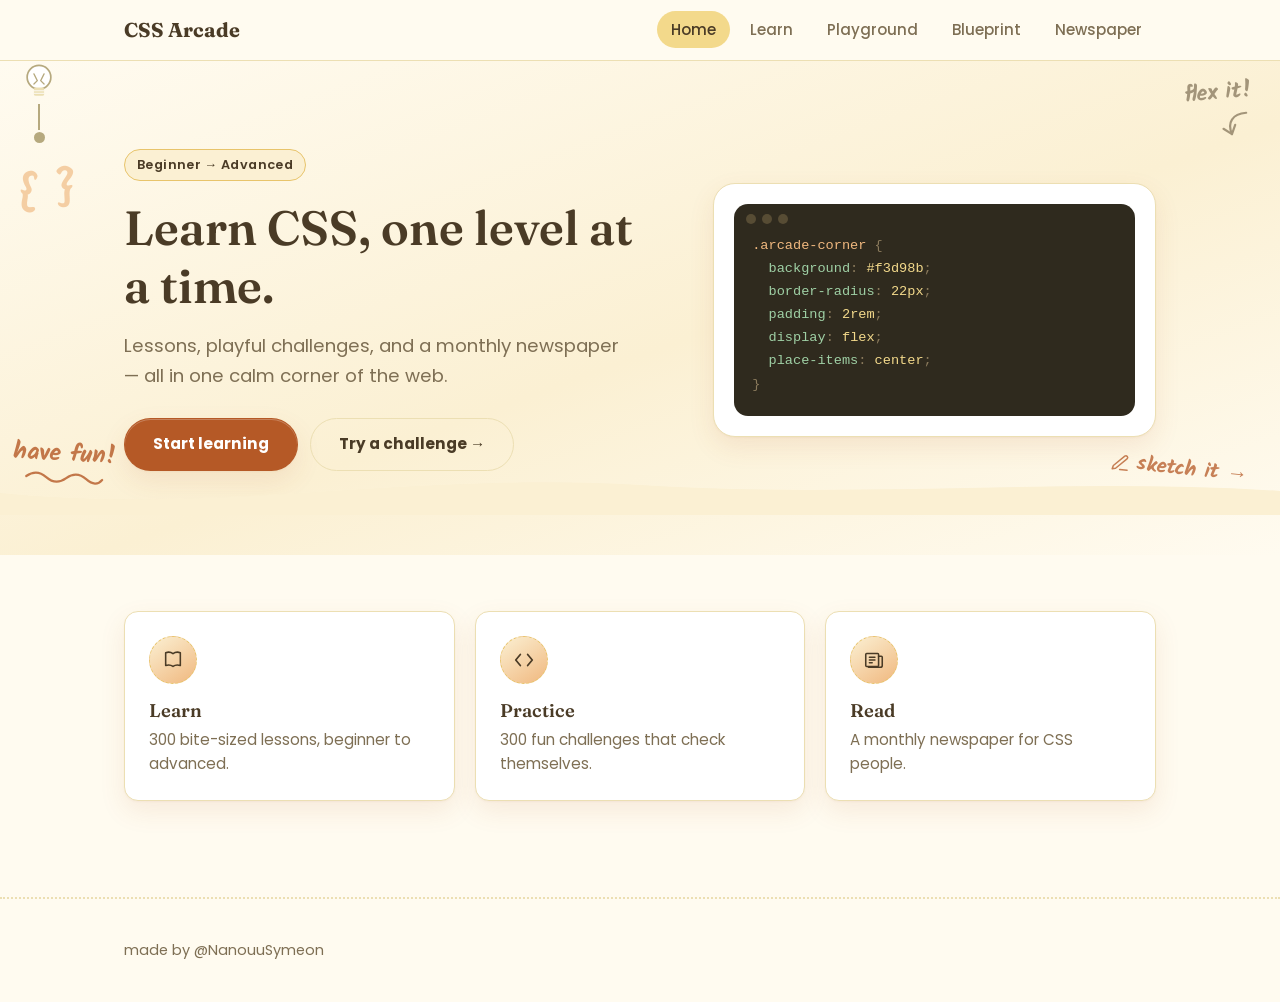
<file: index.html>
<!doctype html>
<html lang="en">
<head>
<meta charset="utf-8">
<script>
  (function () {
    try {
      if (localStorage.getItem("cssArcadeTheme") === "dark") {
        document.documentElement.setAttribute("data-theme", "dark");
      }
    } catch (e) {}
  })();
</script>
<meta name="viewport" content="width=device-width, initial-scale=1">
<title>CSS Arcade — learn CSS, one level at a time</title>
<meta name="description" content="Learn CSS from beginner to advanced, solve small interactive challenges, build real projects, and read a monthly CSS newspaper.">
<link rel="preconnect" href="https://fonts.googleapis.com">
<link rel="preconnect" href="https://fonts.gstatic.com" crossorigin>
<link href="https://fonts.googleapis.com/css2?family=Fraunces:wght@500;600;700&family=Poppins:wght@400;500;600;700&family=Kalam:wght@700&display=swap" rel="stylesheet">
<link rel="stylesheet" href="css/style.css">
</head>
<body>

<button type="button" class="theme-toggle" id="themeToggle" aria-label="Toggle dark mode" aria-pressed="false">
  <svg class="bulb-icon" width="34" height="44" viewBox="0 0 40 52" aria-hidden="true">
    <circle class="bulb-glass" cx="20" cy="18" r="14"></circle>
    <path class="bulb-filament" d="M14 14 L18 22 L14 26 M26 14 L22 22 L26 26"></path>
    <rect class="bulb-base" x="14" y="30" width="12" height="10" rx="2"></rect>
    <line class="bulb-base-line" x1="14" y1="34" x2="26" y2="34"></line>
    <line class="bulb-base-line" x1="14" y1="37" x2="26" y2="37"></line>
  </svg>
  <span class="pull-string" aria-hidden="true">
    <span class="string-line"></span>
    <span class="string-tab"></span>
  </span>
</button>

<nav class="site-nav">
  <div class="container">
    <a class="brand" href="index.html">
      CSS Arcade
    </a>
    <ul class="nav-links">
      <li><a href="index.html" class="active">Home</a></li>
      <li><a href="learn.html">Learn</a></li>
      <li><a href="playground.html">Playground</a></li>
      <li><a href="blueprint.html">Blueprint</a></li>
      <li><a href="newspaper.html">Newspaper</a></li>
    </ul>
    <button class="nav-toggle" aria-label="Toggle menu"><svg width="20" height="20" viewBox="0 0 24 24" fill="none" stroke="currentColor" stroke-width="2.2" stroke-linecap="round" aria-hidden="true"><line x1="3" y1="6" x2="21" y2="6"></line><line x1="3" y1="12" x2="21" y2="12"></line><line x1="3" y1="18" x2="21" y2="18"></line></svg></button>
  </div>
</nav>

<header class="hero">
  <span class="hero-doodle doodle-braces" aria-hidden="true">{ }</span>

  <span class="hero-doodle doodle-fun" aria-hidden="true">
    have fun!
    <svg width="80" height="14" viewBox="0 0 80 14" fill="none" stroke="currentColor" stroke-width="2.2" stroke-linecap="round"><path d="M2,7 Q12,-1 22,7 T42,7 T62,7 T78,7"></path></svg>
  </span>

  <span class="hero-doodle doodle-flex" aria-hidden="true">
    flex it!
    <svg width="36" height="36" viewBox="0 0 36 36" fill="none" stroke="currentColor" stroke-width="2.2" stroke-linecap="round" stroke-linejoin="round"><path d="M28 8 C 14 8, 8 16, 12 28"></path><path d="M4 22 L12 28 L16 19"></path></svg>
  </span>

  <span class="hero-doodle doodle-sketch" aria-hidden="true">
    <svg width="20" height="20" viewBox="0 0 24 24" fill="none" stroke="currentColor" stroke-width="1.8" stroke-linecap="round" stroke-linejoin="round"><path d="M12 20h9"></path><path d="M16.5 3.5a2.12 2.12 0 0 1 3 3L7 19l-4 1 1-4Z"></path></svg>
    sketch it →
  </span>

  <div class="container">
    <div>
      <span class="eyebrow">Beginner → Advanced</span>
      <h1>Learn CSS, one level at a time.</h1>
      <p class="lede">Lessons, playful challenges, and a monthly newspaper — all in one calm corner of the web.</p>
      <div class="hero-actions">
        <a class="btn btn-primary" href="learn.html">Start learning</a>
        <a class="btn btn-ghost" href="playground.html">Try a challenge →</a>
      </div>
    </div>

    <div class="hero-card">
      <div class="code-window">
        <div class="dots"><span></span><span></span><span></span></div>
        <pre><span class="tok-sel">.arcade-corner</span> <span class="tok-punct">{</span>
  <span class="tok-prop">background</span><span class="tok-punct">:</span> <span class="tok-val">#f3d98b</span><span class="tok-punct">;</span>
  <span class="tok-prop">border-radius</span><span class="tok-punct">:</span> <span class="tok-val">22px</span><span class="tok-punct">;</span>
  <span class="tok-prop">padding</span><span class="tok-punct">:</span> <span class="tok-val">2rem</span><span class="tok-punct">;</span>
  <span class="tok-prop">display</span><span class="tok-punct">:</span> <span class="tok-val">flex</span><span class="tok-punct">;</span>
  <span class="tok-prop">place-items</span><span class="tok-punct">:</span> <span class="tok-val">center</span><span class="tok-punct">;</span>
<span class="tok-punct">}</span></pre>
      </div>
    </div>
  </div>
  <svg class="wave-divider" viewBox="0 0 1440 44" preserveAspectRatio="none" aria-hidden="true">
    <path d="M0,22 C240,44 480,0 720,14 C960,28 1200,6 1440,20 L1440,44 L0,44 Z" style="fill: var(--hero-glow);"></path>
  </svg>
</header>

<section class="section">
  <div class="container">
    <div class="grid grid-3">
      <a class="card card-link" href="learn.html">
        <div class="icon"><svg width="22" height="22" viewBox="0 0 24 24" fill="none" stroke="currentColor" stroke-width="1.7" stroke-linecap="round" stroke-linejoin="round" aria-hidden="true"><path d="M12 5c-2-1.5-5-2-8-1v14c3-1 6-.5 8 1 2-1.5 5-2 8-1V4c-3-1-6-.5-8 1z"></path></svg></div>
        <h3>Learn</h3>
        <p>300 bite-sized lessons, beginner to advanced.</p>
      </a>
      <a class="card card-link" href="playground.html">
        <div class="icon"><svg width="22" height="22" viewBox="0 0 24 24" fill="none" stroke="currentColor" stroke-width="1.9" stroke-linecap="round" stroke-linejoin="round" aria-hidden="true"><polyline points="8 6 3 12 8 18"></polyline><polyline points="16 6 21 12 16 18"></polyline></svg></div>
        <h3>Practice</h3>
        <p>300 fun challenges that check themselves.</p>
      </a>
      <a class="card card-link" href="newspaper.html">
        <div class="icon"><svg width="22" height="22" viewBox="0 0 24 24" fill="none" stroke="currentColor" stroke-width="1.7" stroke-linecap="round" stroke-linejoin="round" aria-hidden="true"><rect x="3" y="5" width="14" height="14" rx="1"></rect><line x1="7" y1="9" x2="13" y2="9"></line><line x1="7" y1="12" x2="13" y2="12"></line><line x1="7" y1="15" x2="10" y2="15"></line><path d="M17 8h3a1 1 0 0 1 1 1v9a2 2 0 0 1-2 2H6"></path></svg></div>
        <h3>Read</h3>
        <p>A monthly newspaper for CSS people.</p>
      </a>
    </div>
  </div>
</section>

<footer class="site-footer">
  <div class="container">
    <span>made by @NanouuSymeon</span>
  </div>
</footer>

<script src="js/main.js"></script>
<script src="js/theme-toggle.js"></script>
</body>
</html>
</file>
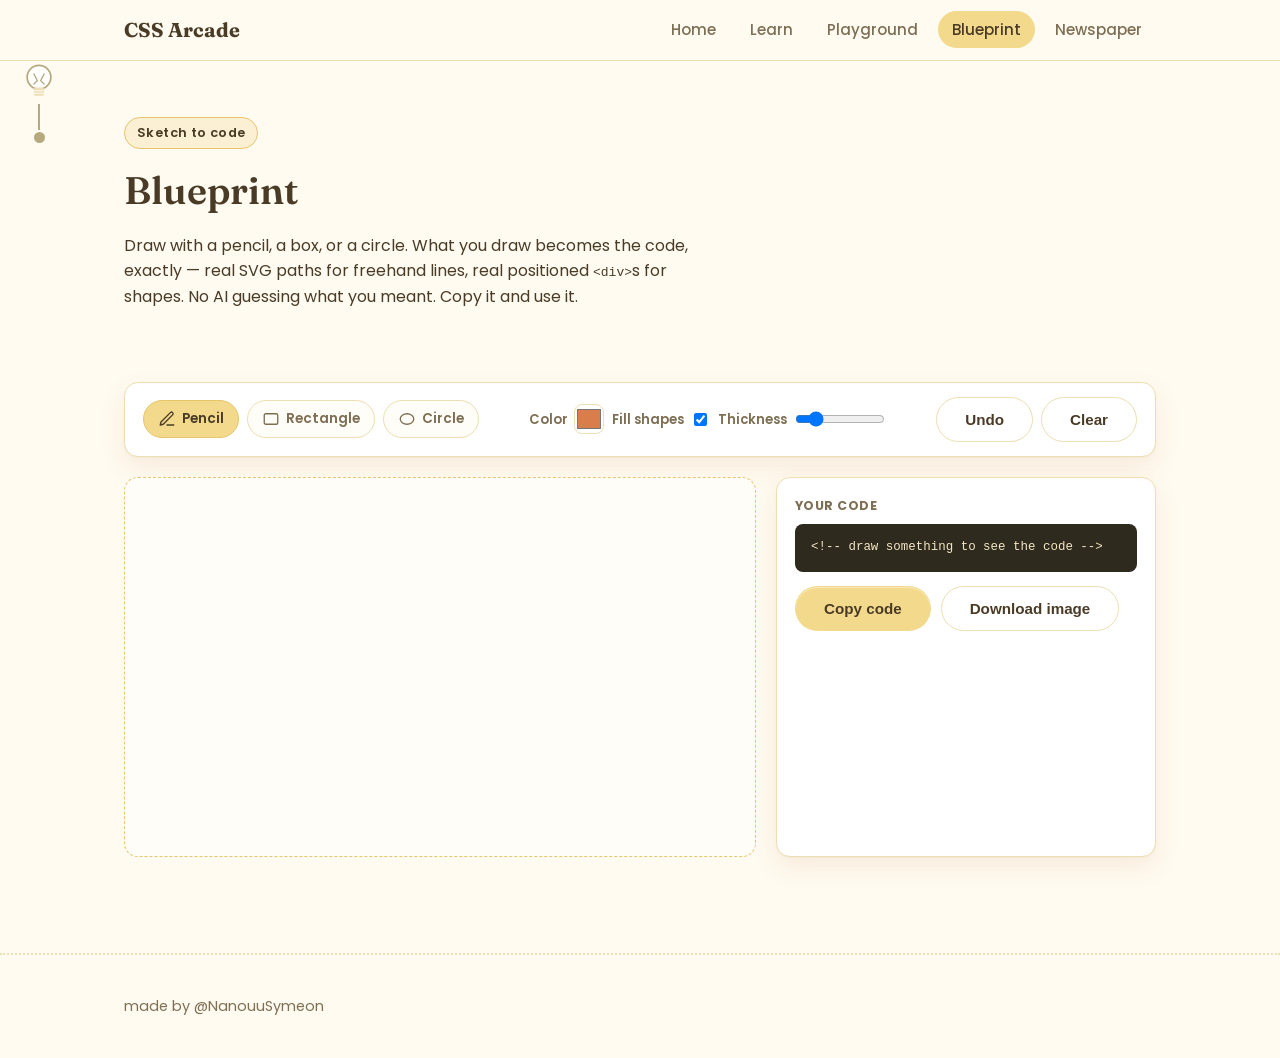
<file: blueprint.html>
<!doctype html>
<html lang="en">
<head>
<meta charset="utf-8">
<script>
  (function () {
    try {
      if (localStorage.getItem("cssArcadeTheme") === "dark") {
        document.documentElement.setAttribute("data-theme", "dark");
      }
    } catch (e) {}
  })();
</script>
<meta name="viewport" content="width=device-width, initial-scale=1">
<title>Blueprint — CSS Arcade</title>
<meta name="description" content="Sketch shapes and freehand lines on a canvas and get real, working HTML and CSS back — no AI guessing, just your drawing turned directly into code.">
<link rel="preconnect" href="https://fonts.googleapis.com">
<link rel="preconnect" href="https://fonts.gstatic.com" crossorigin>
<link href="https://fonts.googleapis.com/css2?family=Fraunces:wght@500;600;700&family=Poppins:wght@400;500;600;700&display=swap" rel="stylesheet">
<link rel="stylesheet" href="css/style.css">
</head>
<body>

<button type="button" class="theme-toggle" id="themeToggle" aria-label="Toggle dark mode" aria-pressed="false">
  <svg class="bulb-icon" width="34" height="44" viewBox="0 0 40 52" aria-hidden="true">
    <circle class="bulb-glass" cx="20" cy="18" r="14"></circle>
    <path class="bulb-filament" d="M14 14 L18 22 L14 26 M26 14 L22 22 L26 26"></path>
    <rect class="bulb-base" x="14" y="30" width="12" height="10" rx="2"></rect>
    <line class="bulb-base-line" x1="14" y1="34" x2="26" y2="34"></line>
    <line class="bulb-base-line" x1="14" y1="37" x2="26" y2="37"></line>
  </svg>
  <span class="pull-string" aria-hidden="true">
    <span class="string-line"></span>
    <span class="string-tab"></span>
  </span>
</button>

<nav class="site-nav">
  <div class="container">
    <a class="brand" href="index.html">
      CSS Arcade
    </a>
    <ul class="nav-links">
      <li><a href="index.html">Home</a></li>
      <li><a href="learn.html">Learn</a></li>
      <li><a href="playground.html">Playground</a></li>
      <li><a href="blueprint.html" class="active">Blueprint</a></li>
      <li><a href="newspaper.html">Newspaper</a></li>
    </ul>
    <button class="nav-toggle" aria-label="Toggle menu"><svg width="20" height="20" viewBox="0 0 24 24" fill="none" stroke="currentColor" stroke-width="2.2" stroke-linecap="round" aria-hidden="true"><line x1="3" y1="6" x2="21" y2="6"></line><line x1="3" y1="12" x2="21" y2="12"></line><line x1="3" y1="18" x2="21" y2="18"></line></svg></button>
  </div>
</nav>

<header class="section" style="padding-bottom:0;">
  <div class="container">
    <span class="eyebrow">Sketch to code</span>
    <h1 style="font-size:2.4rem;">Blueprint</h1>
    <p class="lede" style="max-width:60ch;">
      Draw with a pencil, a box, or a circle. What you draw becomes the code, exactly —
      real SVG paths for freehand lines, real positioned <code>&lt;div&gt;</code>s for shapes.
      No AI guessing what you meant. Copy it and use it.
    </p>
  </div>
</header>

<section class="section">
  <div class="container">
    <div class="blueprint-layout">

      <div class="blueprint-toolbar" role="toolbar" aria-label="Drawing tools">
        <div class="tool-group">
          <button type="button" class="tool-btn active" data-tool="pencil" title="Pencil — freehand line">
            <svg width="18" height="18" viewBox="0 0 24 24" fill="none" stroke="currentColor" stroke-width="1.8" stroke-linecap="round" stroke-linejoin="round" aria-hidden="true"><path d="M12 20h9"></path><path d="M16.5 3.5a2.12 2.12 0 0 1 3 3L7 19l-4 1 1-4Z"></path></svg>
            <span>Pencil</span>
          </button>
          <button type="button" class="tool-btn" data-tool="rect" title="Rectangle">
            <svg width="18" height="18" viewBox="0 0 24 24" fill="none" stroke="currentColor" stroke-width="1.8" stroke-linecap="round" stroke-linejoin="round" aria-hidden="true"><rect x="3" y="5" width="18" height="14" rx="2"></rect></svg>
            <span>Rectangle</span>
          </button>
          <button type="button" class="tool-btn" data-tool="ellipse" title="Circle / ellipse">
            <svg width="18" height="18" viewBox="0 0 24 24" fill="none" stroke="currentColor" stroke-width="1.8" stroke-linecap="round" stroke-linejoin="round" aria-hidden="true"><ellipse cx="12" cy="12" rx="9" ry="7"></ellipse></svg>
            <span>Circle</span>
          </button>
        </div>

        <div class="tool-group">
          <label class="tool-field">
            <span>Color</span>
            <input type="color" id="colorInput" value="#d97d4a">
          </label>
          <label class="tool-field">
            <span>Fill shapes</span>
            <input type="checkbox" id="fillInput" checked>
          </label>
          <label class="tool-field">
            <span>Thickness</span>
            <input type="range" id="widthInput" min="1" max="12" value="3">
          </label>
        </div>

        <div class="tool-group">
          <button type="button" class="btn btn-ghost" id="undoBtn">Undo</button>
          <button type="button" class="btn btn-ghost" id="clearBtn">Clear</button>
        </div>
      </div>

      <div class="blueprint-canvas-wrap">
        <svg id="blueprintCanvas" class="blueprint-canvas" xmlns="http://www.w3.org/2000/svg" viewBox="0 0 800 480" aria-label="Drawing canvas"></svg>
      </div>

      <div class="blueprint-output">
        <div class="pane-label">Your code</div>
        <pre id="codeOutput" class="blueprint-code"><code>&lt;!-- draw something to see the code --&gt;</code></pre>
        <div class="blueprint-output-actions">
          <button type="button" class="btn btn-soft" id="copyBtn">Copy code</button>
          <button type="button" class="btn btn-ghost" id="downloadPngBtn">Download image</button>
        </div>
        <span class="blueprint-copied" id="copiedMsg" role="status" aria-live="polite"></span>
      </div>

    </div>
  </div>
</section>

<footer class="site-footer">
  <div class="container">
    <span>made by @NanouuSymeon</span>
  </div>
</footer>

<script src="js/main.js"></script>
<script src="js/theme-toggle.js"></script>
<script src="js/blueprint.js"></script>
</body>
</html>
</file>
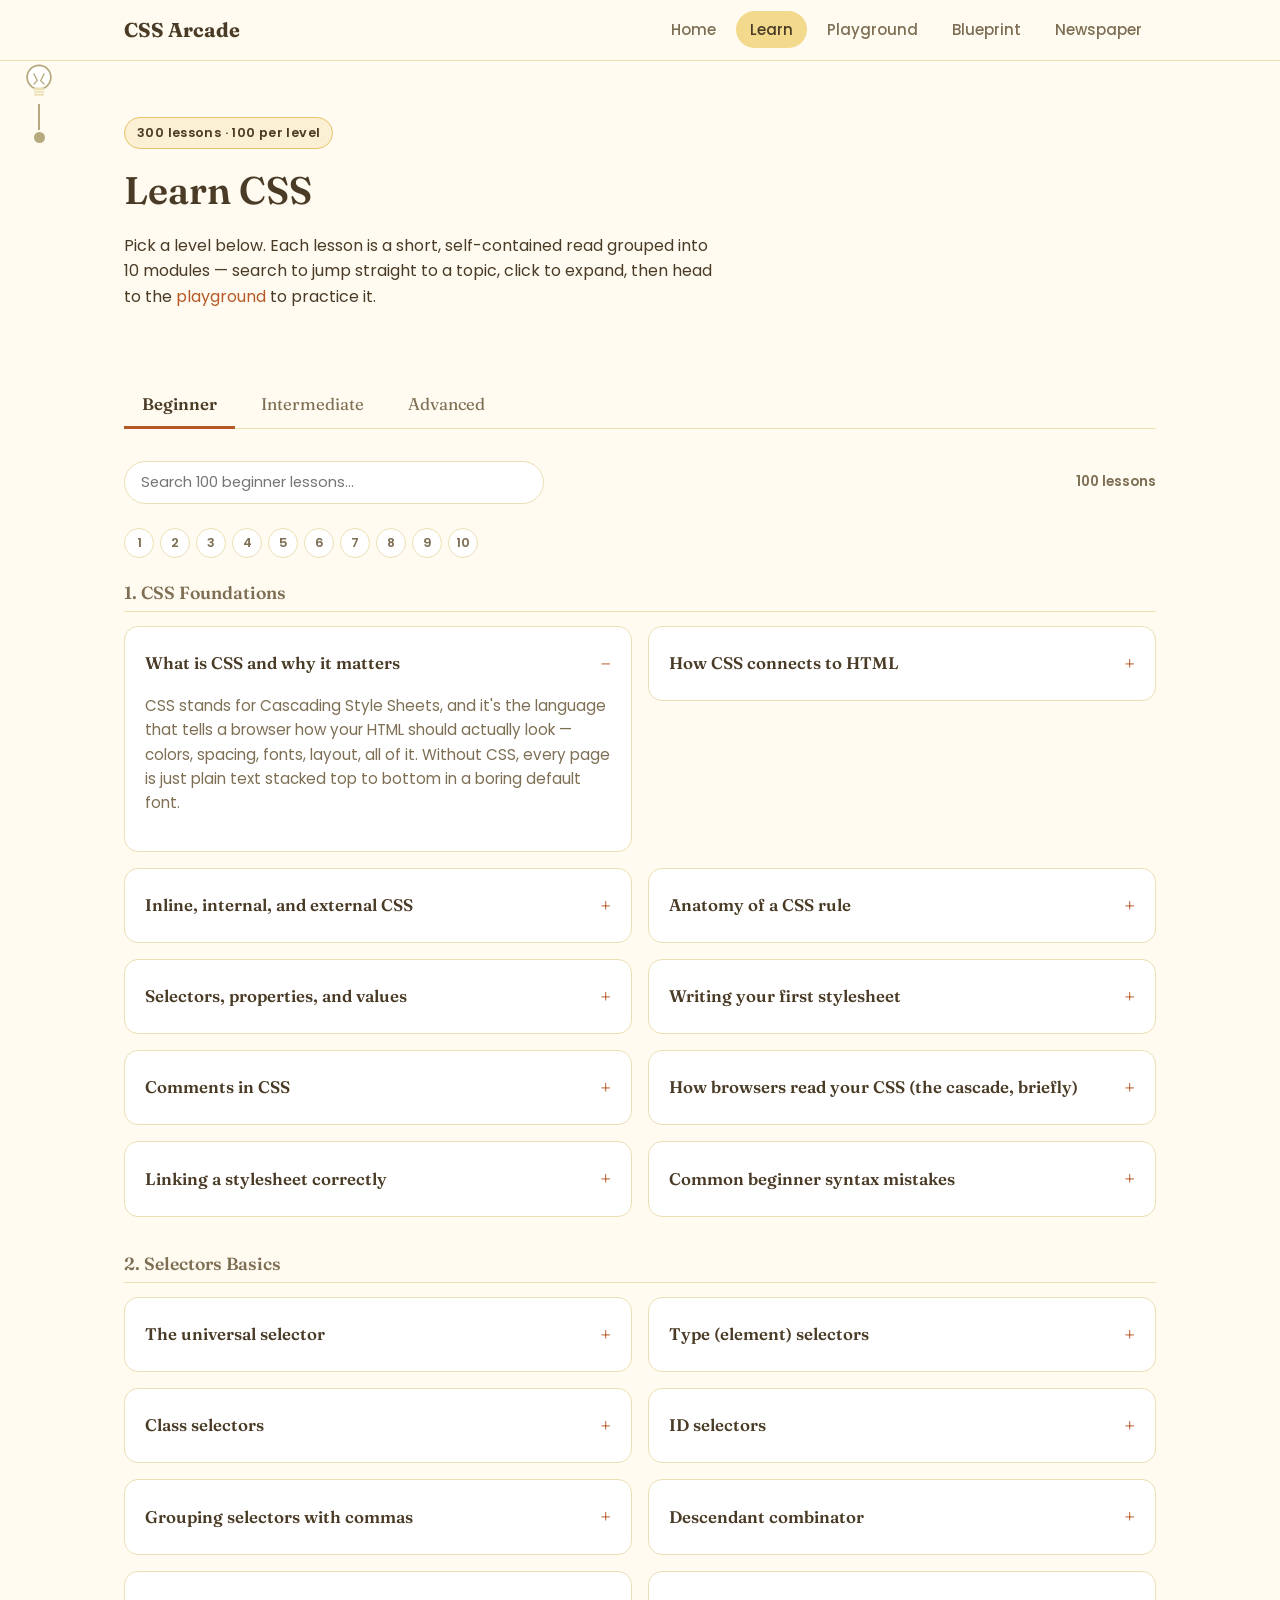
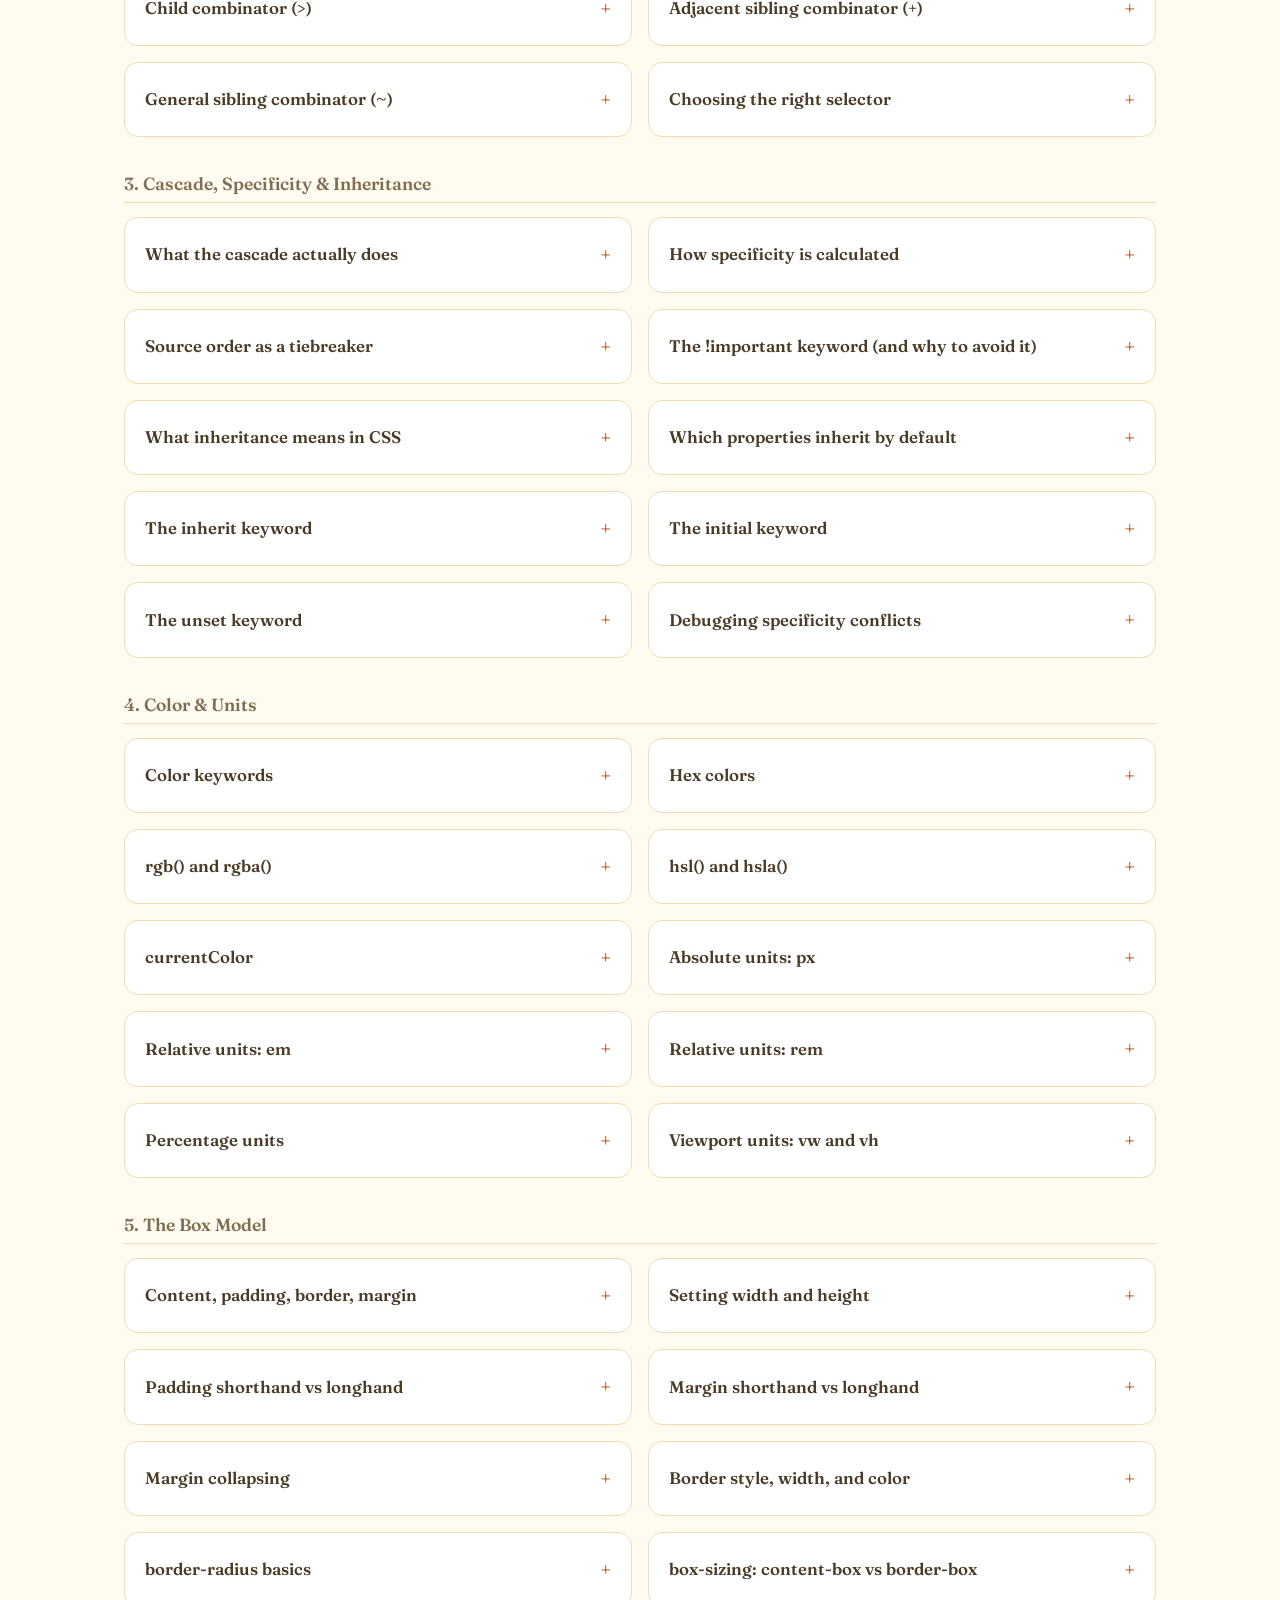
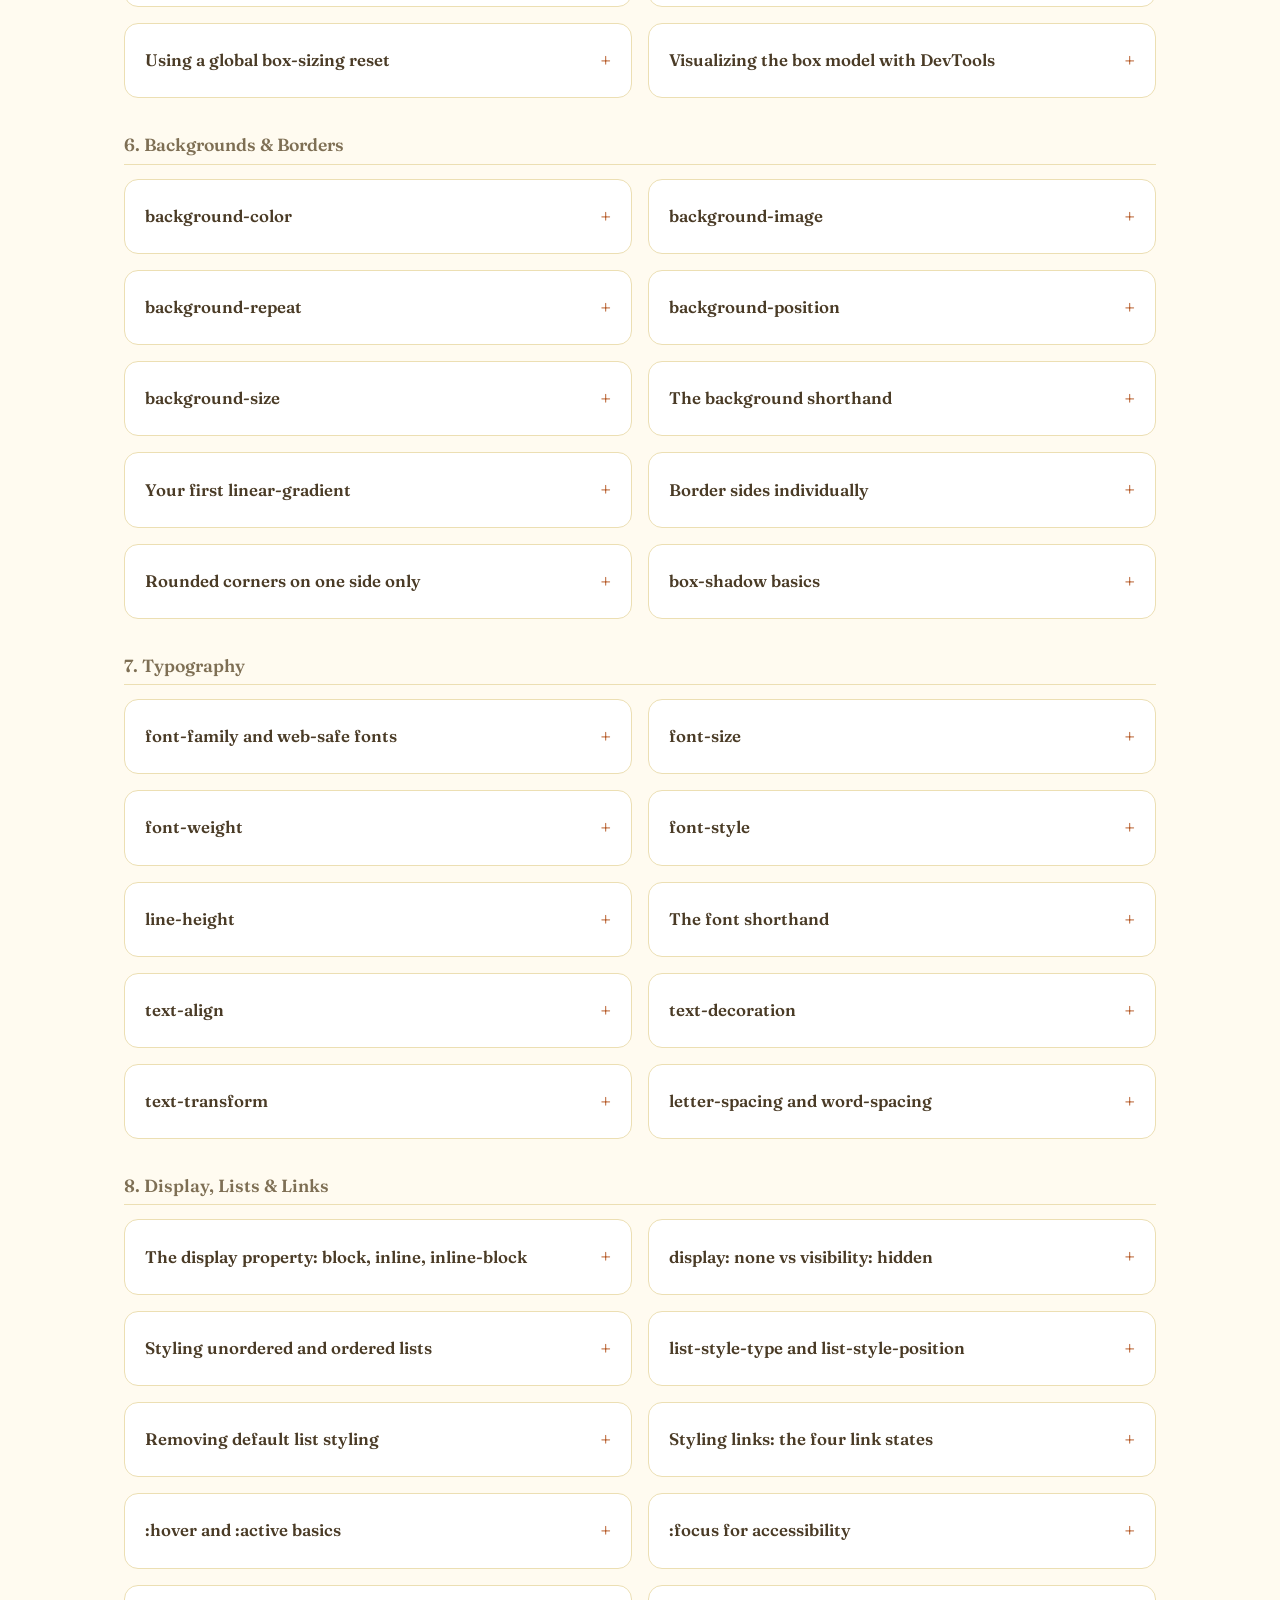
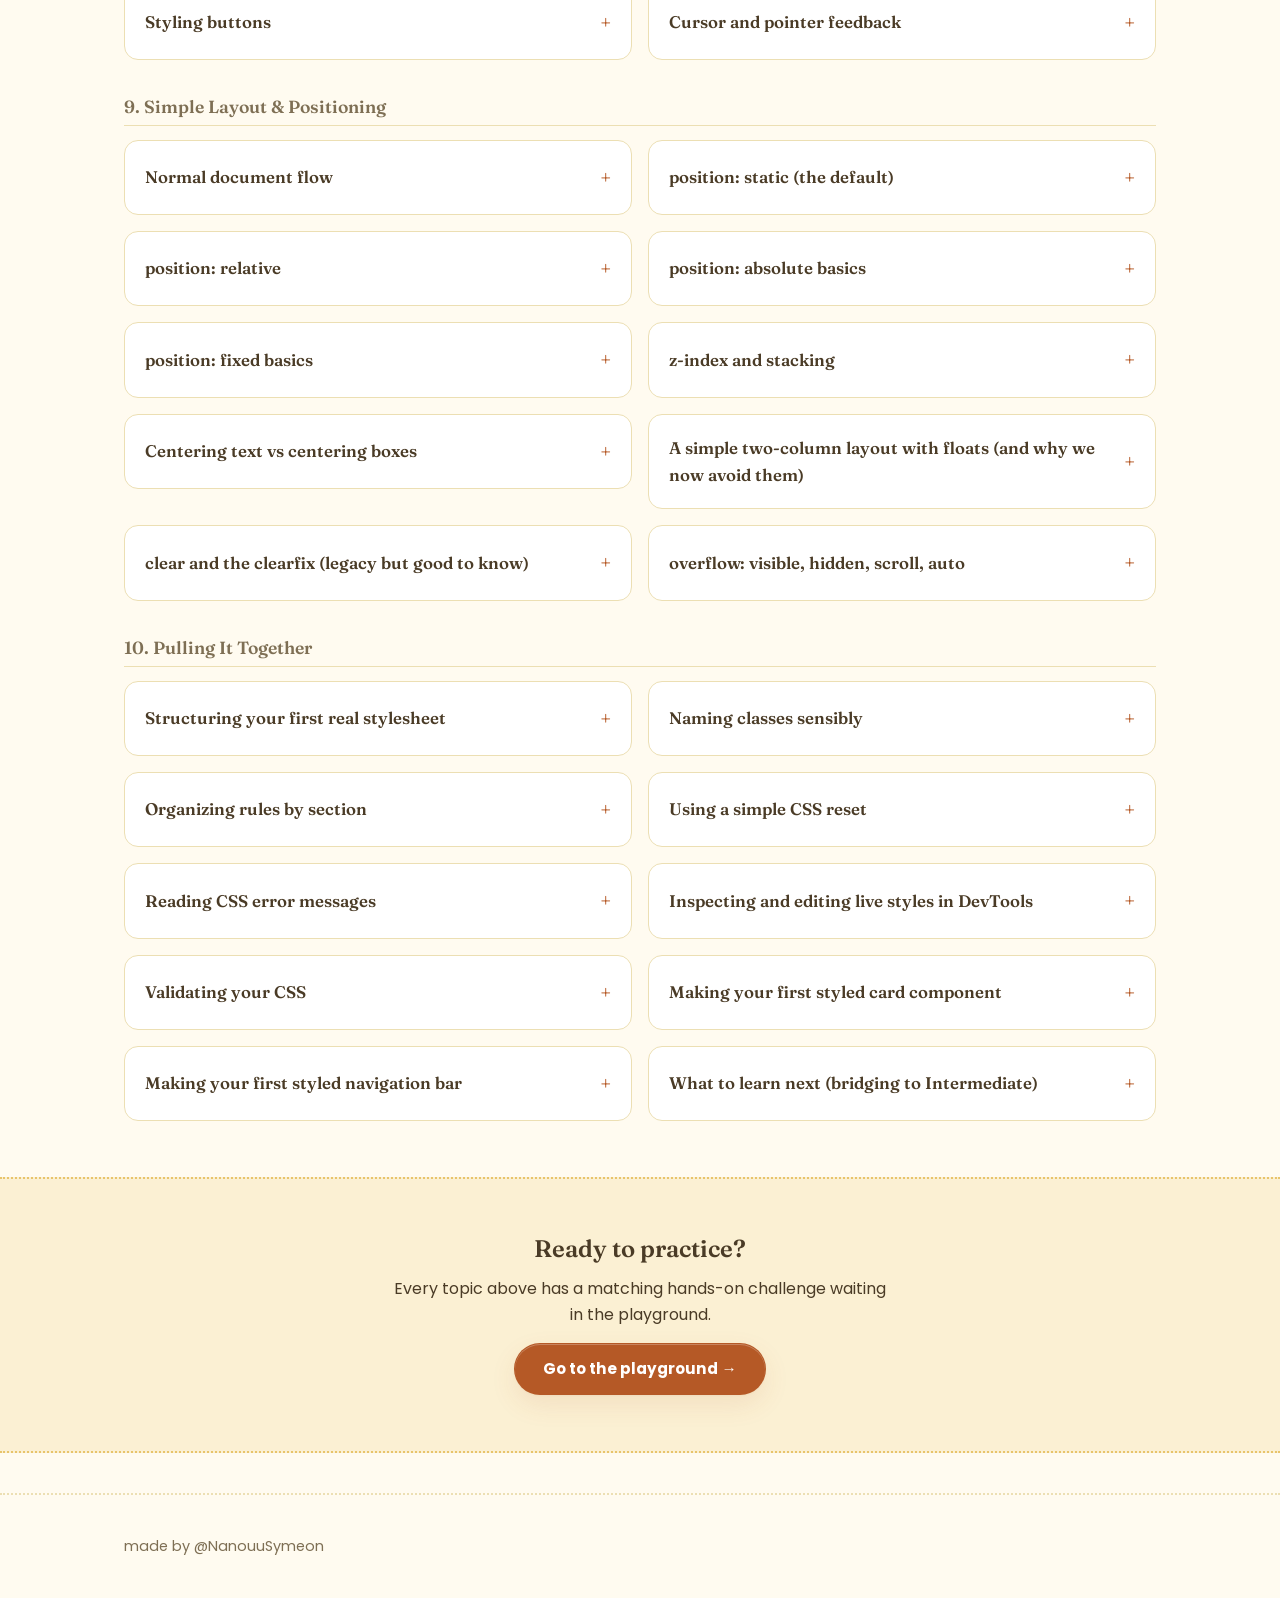
<file: learn.html>
<!doctype html>
<html lang="en">
<head>
<meta charset="utf-8">
<script>
  (function () {
    try {
      if (localStorage.getItem("cssArcadeTheme") === "dark") {
        document.documentElement.setAttribute("data-theme", "dark");
      }
    } catch (e) {}
  })();
</script>
<meta name="viewport" content="width=device-width, initial-scale=1">
<title>Learn CSS — CSS Arcade</title>
<meta name="description" content="CSS lessons from beginner to advanced: selectors, the box model, flexbox, grid, custom properties, animation and more.">
<link rel="preconnect" href="https://fonts.googleapis.com">
<link rel="preconnect" href="https://fonts.gstatic.com" crossorigin>
<link href="https://fonts.googleapis.com/css2?family=Fraunces:wght@500;600;700&family=Poppins:wght@400;500;600;700&display=swap" rel="stylesheet">
<link rel="stylesheet" href="css/style.css">
</head>
<body>

<button type="button" class="theme-toggle" id="themeToggle" aria-label="Toggle dark mode" aria-pressed="false">
  <svg class="bulb-icon" width="34" height="44" viewBox="0 0 40 52" aria-hidden="true">
    <circle class="bulb-glass" cx="20" cy="18" r="14"></circle>
    <path class="bulb-filament" d="M14 14 L18 22 L14 26 M26 14 L22 22 L26 26"></path>
    <rect class="bulb-base" x="14" y="30" width="12" height="10" rx="2"></rect>
    <line class="bulb-base-line" x1="14" y1="34" x2="26" y2="34"></line>
    <line class="bulb-base-line" x1="14" y1="37" x2="26" y2="37"></line>
  </svg>
  <span class="pull-string" aria-hidden="true">
    <span class="string-line"></span>
    <span class="string-tab"></span>
  </span>
</button>

<nav class="site-nav">
  <div class="container">
    <a class="brand" href="index.html">
      CSS Arcade
    </a>
    <ul class="nav-links">
      <li><a href="index.html">Home</a></li>
      <li><a href="learn.html" class="active">Learn</a></li>
      <li><a href="playground.html">Playground</a></li>
      <li><a href="blueprint.html">Blueprint</a></li>
      <li><a href="newspaper.html">Newspaper</a></li>
    </ul>
    <button class="nav-toggle" aria-label="Toggle menu"><svg width="20" height="20" viewBox="0 0 24 24" fill="none" stroke="currentColor" stroke-width="2.2" stroke-linecap="round" aria-hidden="true"><line x1="3" y1="6" x2="21" y2="6"></line><line x1="3" y1="12" x2="21" y2="12"></line><line x1="3" y1="18" x2="21" y2="18"></line></svg></button>
  </div>
</nav>

<header class="section" style="padding-bottom:0;">
  <div class="container">
    <span class="eyebrow">300 lessons · 100 per level</span>
    <h1 style="font-size:2.4rem;">Learn CSS</h1>
    <p class="lede" style="max-width:60ch;">
      Pick a level below. Each lesson is a short, self-contained read grouped into 10 modules —
      search to jump straight to a topic, click to expand, then head to the
      <a href="playground.html">playground</a> to practice it.
    </p>
  </div>
</header>

<section class="section">
  <div class="container">
    <div class="tabs">
      <button class="tab-btn active" data-tab="beginner">Beginner</button>
      <button class="tab-btn" data-tab="intermediate">Intermediate</button>
      <button class="tab-btn" data-tab="advanced">Advanced</button>
    </div>

    <!-- ============ BEGINNER ============ -->
    <div class="tab-panel active" id="beginner">
      <div class="lessons-toolbar">
        <input type="search" class="lesson-search" id="beginnerSearch" placeholder="Search 100 beginner lessons…" aria-label="Search beginner lessons">
        <span class="lesson-count" id="beginnerCount">100 lessons</span>
      </div>
      <div class="module-nav" id="beginnerModuleNav" aria-label="Jump to module"></div>
      <div id="beginnerList"></div>
    </div>

    <!-- ============ INTERMEDIATE ============ -->
    <div class="tab-panel" id="intermediate">
      <div class="lessons-toolbar">
        <input type="search" class="lesson-search" id="intermediateSearch" placeholder="Search 100 intermediate lessons…" aria-label="Search intermediate lessons">
        <span class="lesson-count" id="intermediateCount">100 lessons</span>
      </div>
      <div class="module-nav" id="intermediateModuleNav" aria-label="Jump to module"></div>
      <div id="intermediateList"></div>
    </div>

    <!-- ============ ADVANCED ============ -->
    <div class="tab-panel" id="advanced">
      <div class="lessons-toolbar">
        <input type="search" class="lesson-search" id="advancedSearch" placeholder="Search 100 advanced lessons…" aria-label="Search advanced lessons">
        <span class="lesson-count" id="advancedCount">100 lessons</span>
      </div>
      <div class="module-nav" id="advancedModuleNav" aria-label="Jump to module"></div>
      <div id="advancedList"></div>
    </div>

  </div>
</section>

<section class="section section-alt center-text">
  <div class="container">
    <h2>Ready to practice?</h2>
    <p style="max-width:50ch; margin-left:auto; margin-right:auto;">Every topic above has a matching hands-on challenge waiting in the playground.</p>
    <a class="btn btn-primary" href="playground.html">Go to the playground →</a>
  </div>
</section>

<footer class="site-footer">
  <div class="container">
    <span>made by @NanouuSymeon</span>
  </div>
</footer>

<script src="js/data-beginner.js"></script>
<script src="js/data-intermediate.js"></script>
<script src="js/data-advanced.js"></script>
<script src="js/learn.js"></script>
<script src="js/main.js"></script>
<script src="js/theme-toggle.js"></script>
</body>
</html>
</file>
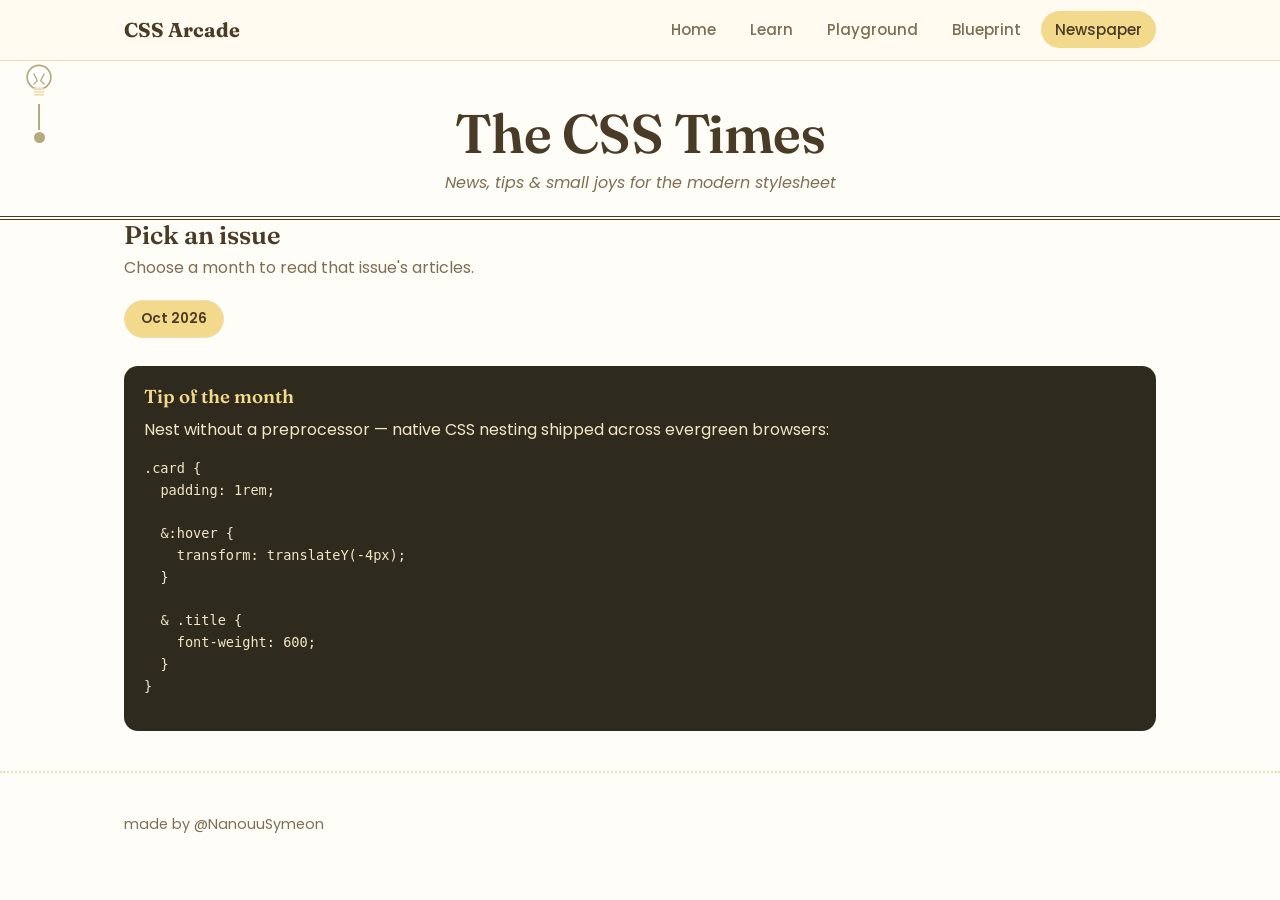
<file: newspaper.html>
<!doctype html>
<html lang="en">
<head>
<meta charset="utf-8">
<script>
  (function () {
    try {
      if (localStorage.getItem("cssArcadeTheme") === "dark") {
        document.documentElement.setAttribute("data-theme", "dark");
      }
    } catch (e) {}
  })();
</script>
<meta name="viewport" content="width=device-width, initial-scale=1">
<title>The CSS Times — CSS Arcade</title>
<meta name="description" content="A monthly newspaper for CSS people: new features, tips, and browser support news.">
<link rel="preconnect" href="https://fonts.googleapis.com">
<link rel="preconnect" href="https://fonts.gstatic.com" crossorigin>
<link href="https://fonts.googleapis.com/css2?family=Fraunces:wght@500;600;700&family=Poppins:wght@400;500;600;700&display=swap" rel="stylesheet">
<link rel="stylesheet" href="css/style.css">
</head>
<body class="newspaper">

<button type="button" class="theme-toggle" id="themeToggle" aria-label="Toggle dark mode" aria-pressed="false">
  <svg class="bulb-icon" width="34" height="44" viewBox="0 0 40 52" aria-hidden="true">
    <circle class="bulb-glass" cx="20" cy="18" r="14"></circle>
    <path class="bulb-filament" d="M14 14 L18 22 L14 26 M26 14 L22 22 L26 26"></path>
    <rect class="bulb-base" x="14" y="30" width="12" height="10" rx="2"></rect>
    <line class="bulb-base-line" x1="14" y1="34" x2="26" y2="34"></line>
    <line class="bulb-base-line" x1="14" y1="37" x2="26" y2="37"></line>
  </svg>
  <span class="pull-string" aria-hidden="true">
    <span class="string-line"></span>
    <span class="string-tab"></span>
  </span>
</button>

<nav class="site-nav">
  <div class="container">
    <a class="brand" href="index.html">
      CSS Arcade
    </a>
    <ul class="nav-links">
      <li><a href="index.html">Home</a></li>
      <li><a href="learn.html">Learn</a></li>
      <li><a href="playground.html">Playground</a></li>
      <li><a href="blueprint.html">Blueprint</a></li>
      <li><a href="newspaper.html" class="active">Newspaper</a></li>
    </ul>
    <button class="nav-toggle" aria-label="Toggle menu"><svg width="20" height="20" viewBox="0 0 24 24" fill="none" stroke="currentColor" stroke-width="2.2" stroke-linecap="round" aria-hidden="true"><line x1="3" y1="6" x2="21" y2="6"></line><line x1="3" y1="12" x2="21" y2="12"></line><line x1="3" y1="18" x2="21" y2="18"></line></svg></button>
  </div>
</nav>

<div class="masthead">
  <div class="container">
    <h1>The CSS Times</h1>
    <p class="tagline">News, tips &amp; small joys for the modern stylesheet</p>
  </div>
</div>

<div class="container">

  <section class="issue-picker" id="issuePicker">
    <div class="issue-picker-head">
      <h2>Pick an issue</h2>
      <p>Choose a month to read that issue's articles.</p>
    </div>
    <div class="archive-strip" aria-label="Newsletter issues">
      <button type="button" class="archive-pill current" data-issue="issue-oct-2026">Oct 2026</button>
    </div>

    <div class="tip-of-month">
      <h3>Tip of the month</h3>
      <p style="color:#f3e6c4;">Nest without a preprocessor — native CSS nesting shipped across evergreen browsers:</p>
      <pre>.card {
  padding: 1rem;

  &amp;:hover {
    transform: translateY(-4px);
  }

  & .title {
    font-weight: 600;
  }
}</pre>
    </div>
  </section>

  <section class="issue-detail" id="issue-oct-2026" hidden>
    <button type="button" class="back-to-issues" data-back>&larr; All issues</button>

    <div class="issue-line">
      <span>Issue No. 1</span>
      <span>October 2026</span>
      <span>cssarcade.dev/newspaper</span>
    </div>

    <div class="news-layout">
      <main class="news-main">

        <article>
          <span class="news-kicker">Front page</span>
          <h2>Why it's worth learning CSS in 2026</h2>
          <p class="news-byline">By the CSS Arcade editors</p>
          <p class="drop-cap">
            Frameworks come and go — this year's favorite is next year's legacy migration —
            but CSS keeps quietly absorbing the jobs those frameworks used to do for you.
            <code>:has()</code> gives you a real parent selector. Container queries make a
            component responsive to its own box, not the viewport. Native nesting removes the
            last good excuse for a preprocessor. Anchor positioning kills an entire category of
            tooltip and popover JavaScript. None of that requires a build step, a bundle, or a
            dependency you'll be patching in three years.
          </p>

          <figure class="article-figure">
            <svg viewBox="0 0 680 260" role="img" aria-labelledby="fig1title">
              <title id="fig1title">Four tasks that used to need JavaScript, now done natively in CSS</title>
              <text x="16" y="24" style="font-size:12px; font-weight:700; fill:var(--ink-faint); letter-spacing:0.06em; text-transform:uppercase;">Task</text>
              <text x="280" y="24" style="font-size:12px; font-weight:700; fill:var(--ink-faint); letter-spacing:0.06em; text-transform:uppercase;">Used to need</text>
              <text x="452" y="24" style="font-size:12px; font-weight:700; fill:var(--ink-faint); letter-spacing:0.06em; text-transform:uppercase;">Now, natively</text>
              <line x1="16" y1="34" x2="664" y2="34" style="stroke:var(--border); stroke-width:1;"></line>

              <text x="16" y="64" dominant-baseline="middle" style="font-size:14px; fill:var(--ink);">Style based on children</text>
              <line x1="260" y1="58" x2="268" y2="70" style="stroke:var(--ink-faint); stroke-width:2; stroke-linecap:round;"></line>
              <line x1="260" y1="70" x2="268" y2="58" style="stroke:var(--ink-faint); stroke-width:2; stroke-linecap:round;"></line>
              <text x="280" y="64" dominant-baseline="middle" style="font-size:13px; fill:var(--ink-soft);">JavaScript</text>
              <polyline points="430,64 434,69 442,58" style="fill:none; stroke:var(--success); stroke-width:2.5; stroke-linecap:round; stroke-linejoin:round;"></polyline>
              <text x="452" y="64" dominant-baseline="middle" style="font-size:13px; font-family:var(--mono); fill:var(--accent);">:has()</text>

              <text x="16" y="110" dominant-baseline="middle" style="font-size:14px; fill:var(--ink);">Respond to own size</text>
              <line x1="260" y1="104" x2="268" y2="116" style="stroke:var(--ink-faint); stroke-width:2; stroke-linecap:round;"></line>
              <line x1="260" y1="116" x2="268" y2="104" style="stroke:var(--ink-faint); stroke-width:2; stroke-linecap:round;"></line>
              <text x="280" y="110" dominant-baseline="middle" style="font-size:13px; fill:var(--ink-soft);">JavaScript</text>
              <polyline points="430,110 434,115 442,104" style="fill:none; stroke:var(--success); stroke-width:2.5; stroke-linecap:round; stroke-linejoin:round;"></polyline>
              <text x="452" y="110" dominant-baseline="middle" style="font-size:13px; font-family:var(--mono); fill:var(--accent);">@container</text>

              <text x="16" y="156" dominant-baseline="middle" style="font-size:14px; fill:var(--ink);">Nest selectors</text>
              <line x1="260" y1="150" x2="268" y2="162" style="stroke:var(--ink-faint); stroke-width:2; stroke-linecap:round;"></line>
              <line x1="260" y1="162" x2="268" y2="150" style="stroke:var(--ink-faint); stroke-width:2; stroke-linecap:round;"></line>
              <text x="280" y="156" dominant-baseline="middle" style="font-size:13px; fill:var(--ink-soft);">Sass</text>
              <polyline points="430,156 434,161 442,150" style="fill:none; stroke:var(--success); stroke-width:2.5; stroke-linecap:round; stroke-linejoin:round;"></polyline>
              <text x="452" y="156" dominant-baseline="middle" style="font-size:13px; font-family:var(--mono); fill:var(--accent);">nesting</text>

              <text x="16" y="202" dominant-baseline="middle" style="font-size:14px; fill:var(--ink);">Position a tooltip</text>
              <line x1="260" y1="196" x2="268" y2="208" style="stroke:var(--ink-faint); stroke-width:2; stroke-linecap:round;"></line>
              <line x1="260" y1="208" x2="268" y2="196" style="stroke:var(--ink-faint); stroke-width:2; stroke-linecap:round;"></line>
              <text x="280" y="202" dominant-baseline="middle" style="font-size:13px; fill:var(--ink-soft);">JavaScript</text>
              <polyline points="430,202 434,207 442,196" style="fill:none; stroke:var(--success); stroke-width:2.5; stroke-linecap:round; stroke-linejoin:round;"></polyline>
              <text x="452" y="202" dominant-baseline="middle" style="font-size:13px; font-family:var(--mono); fill:var(--accent);">anchor-name</text>

              <line x1="16" y1="228" x2="664" y2="228" style="stroke:var(--border); stroke-width:1;"></line>
              <text x="16" y="248" style="font-size:12px; fill:var(--ink-faint);">Four jobs CSS quietly took over from JavaScript.</text>
            </svg>
          </figure>

          <p>
            The practical case is just as strong as the philosophical one. CSS now runs more of
            the UI on the compositor thread instead of the main thread, which means the
            animations and layout shifts you used to hand-roll in JavaScript are both less code
            and measurably smoother. And because CSS you write today still works in ten years, time spent
            getting genuinely good at it keeps paying out, long after this month's framework has
            been replaced by next month's.
          </p>

          <figure class="article-figure">
            <svg viewBox="0 0 680 160" role="img" aria-labelledby="fig2title">
              <title id="fig2title">JavaScript animations compete for time on the main thread; CSS animations run on their own compositor thread</title>
              <text x="16" y="20" style="font-size:13px; font-weight:600; fill:var(--ink-soft);">JavaScript — main thread</text>
              <rect x="16" y="30" width="648" height="28" rx="6" style="fill:var(--butter-soft); stroke:var(--border); stroke-width:1;"></rect>
              <rect x="16" y="30" width="90" height="28" rx="6" style="fill:var(--border);"></rect>
              <rect x="112" y="30" width="70" height="28" rx="6" style="fill:var(--ink-faint);"></rect>
              <rect x="188" y="30" width="110" height="28" rx="6" style="fill:var(--accent-soft);"></rect>
              <rect x="304" y="30" width="60" height="28" rx="6" style="fill:var(--border);"></rect>
              <rect x="370" y="30" width="140" height="28" rx="6" style="fill:var(--ink-faint);"></rect>
              <rect x="516" y="30" width="148" height="28" rx="6" style="fill:var(--border);"></rect>
              <text x="243" y="48" text-anchor="middle" dominant-baseline="middle" style="font-size:10px; font-weight:700; fill:var(--ink);">your animation</text>

              <text x="16" y="100" style="font-size:13px; font-weight:600; fill:var(--ink-soft);">CSS transform / opacity — compositor thread</text>
              <rect x="16" y="110" width="648" height="28" rx="6" style="fill:var(--butter-soft); stroke:var(--border); stroke-width:1;"></rect>
              <rect x="16" y="110" width="648" height="28" rx="6" style="fill:var(--accent); opacity:0.9;"></rect>
              <text x="340" y="128" text-anchor="middle" dominant-baseline="middle" style="font-size:11px; font-weight:700; fill:#fff;">your animation — uninterrupted</text>
            </svg>
            <figcaption>A JavaScript animation shares the main thread with layout, style, and other scripts. A CSS transform/opacity animation gets its own dedicated compositor thread — nothing to compete with.</figcaption>
          </figure>

          <p>
            It's also still the most underrated skill on most teams. Plenty of developers can
            ship a feature in React or Vue and still fight the box model to center a div. Real CSS
            fluency — knowing the cascade, layout systems, and what's shipped natively — is a
            small investment that keeps setting you apart.
          </p>
        </article>

      </main>

      <aside class="news-sidebar">
        <div class="sidebar-box">
          <h3>In this issue</h3>
          <ul>
            <li>Why it's worth learning CSS in 2026</li>
          </ul>
        </div>

        <div class="sidebar-box">
          <h3>Browser support corner</h3>
          <ul>
            <li><strong>:has()</strong> — all evergreen browsers</li>
            <li><strong>Container queries</strong> — all evergreen browsers</li>
            <li><strong>Native nesting</strong> — all evergreen browsers</li>
            <li><strong>Anchor positioning</strong> — Chromium; check before relying on it in production</li>
          </ul>
        </div>
      </aside>
    </div>
  </section>

</div>

<footer class="site-footer">
  <div class="container">
    <span>made by @NanouuSymeon</span>
  </div>
</footer>

<script src="js/main.js"></script>
<script src="js/theme-toggle.js"></script>
<script src="js/newspaper.js"></script>
</body>
</html>
</file>
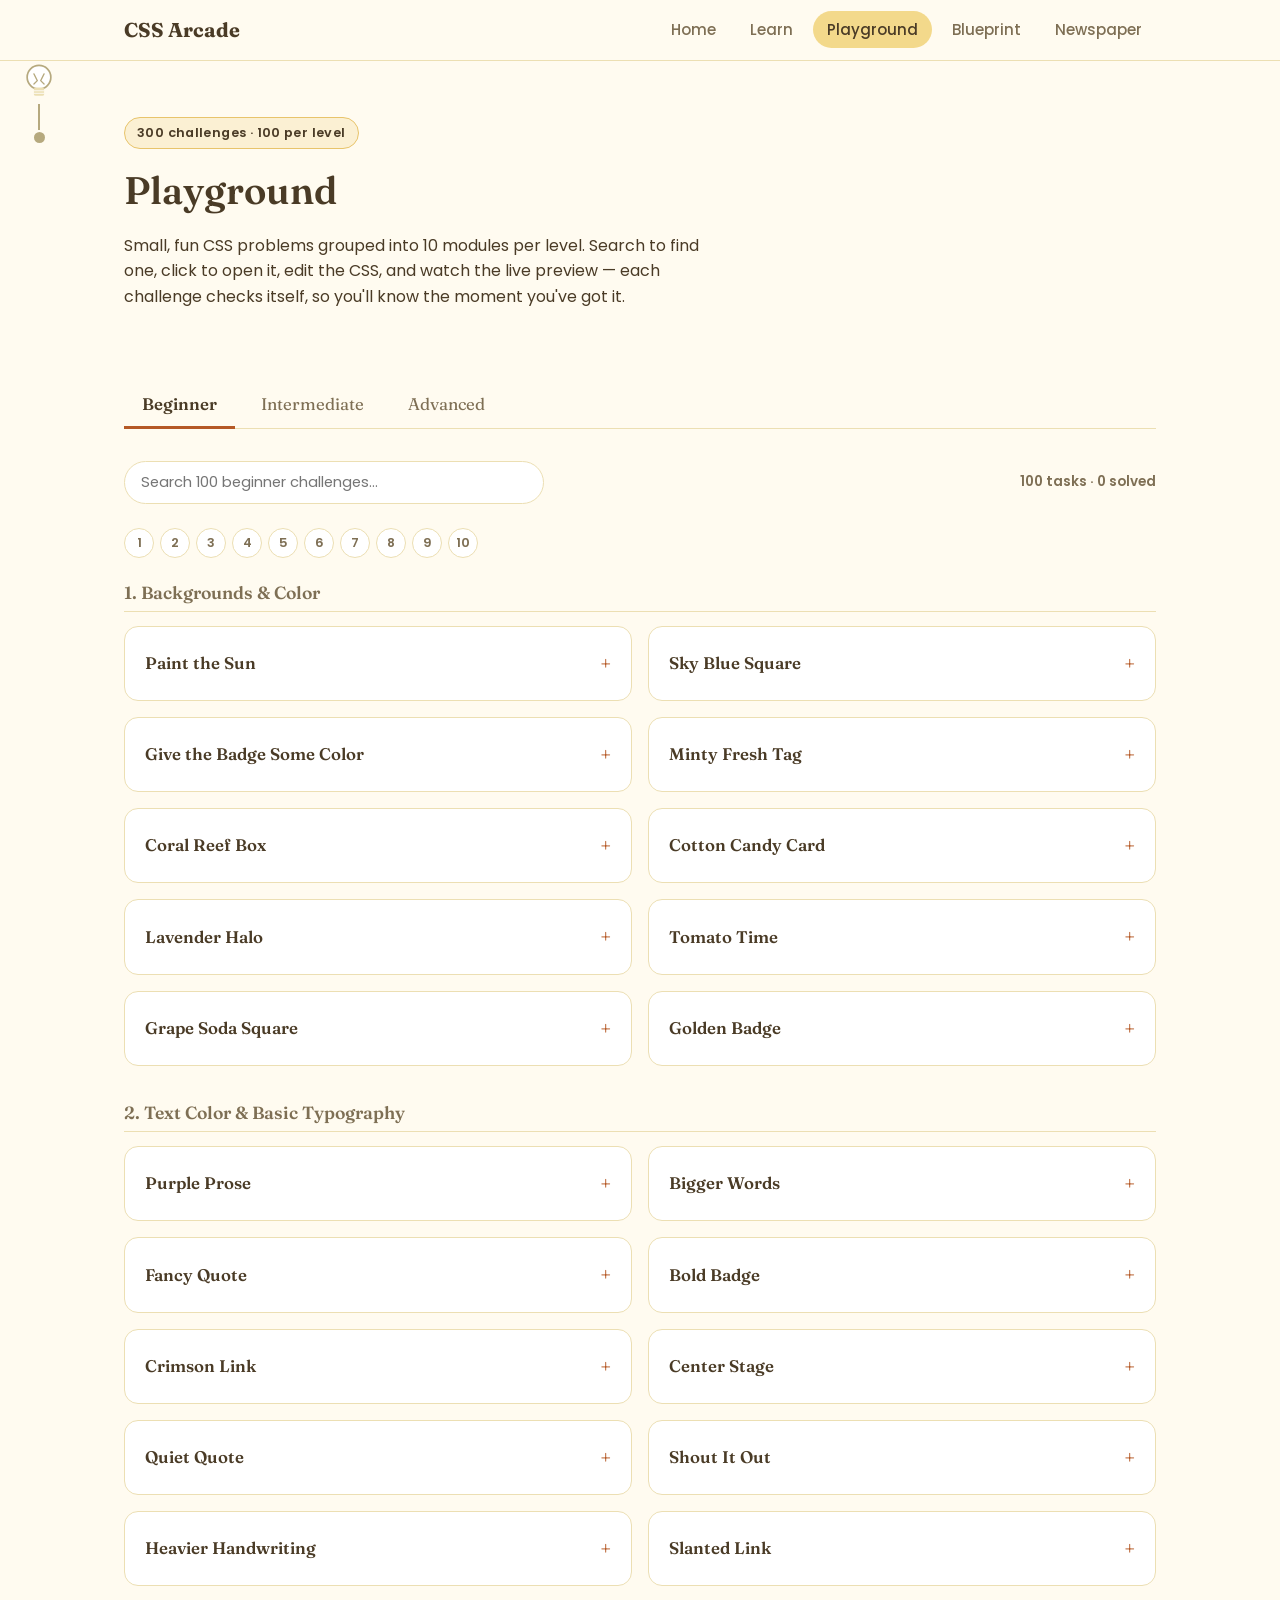
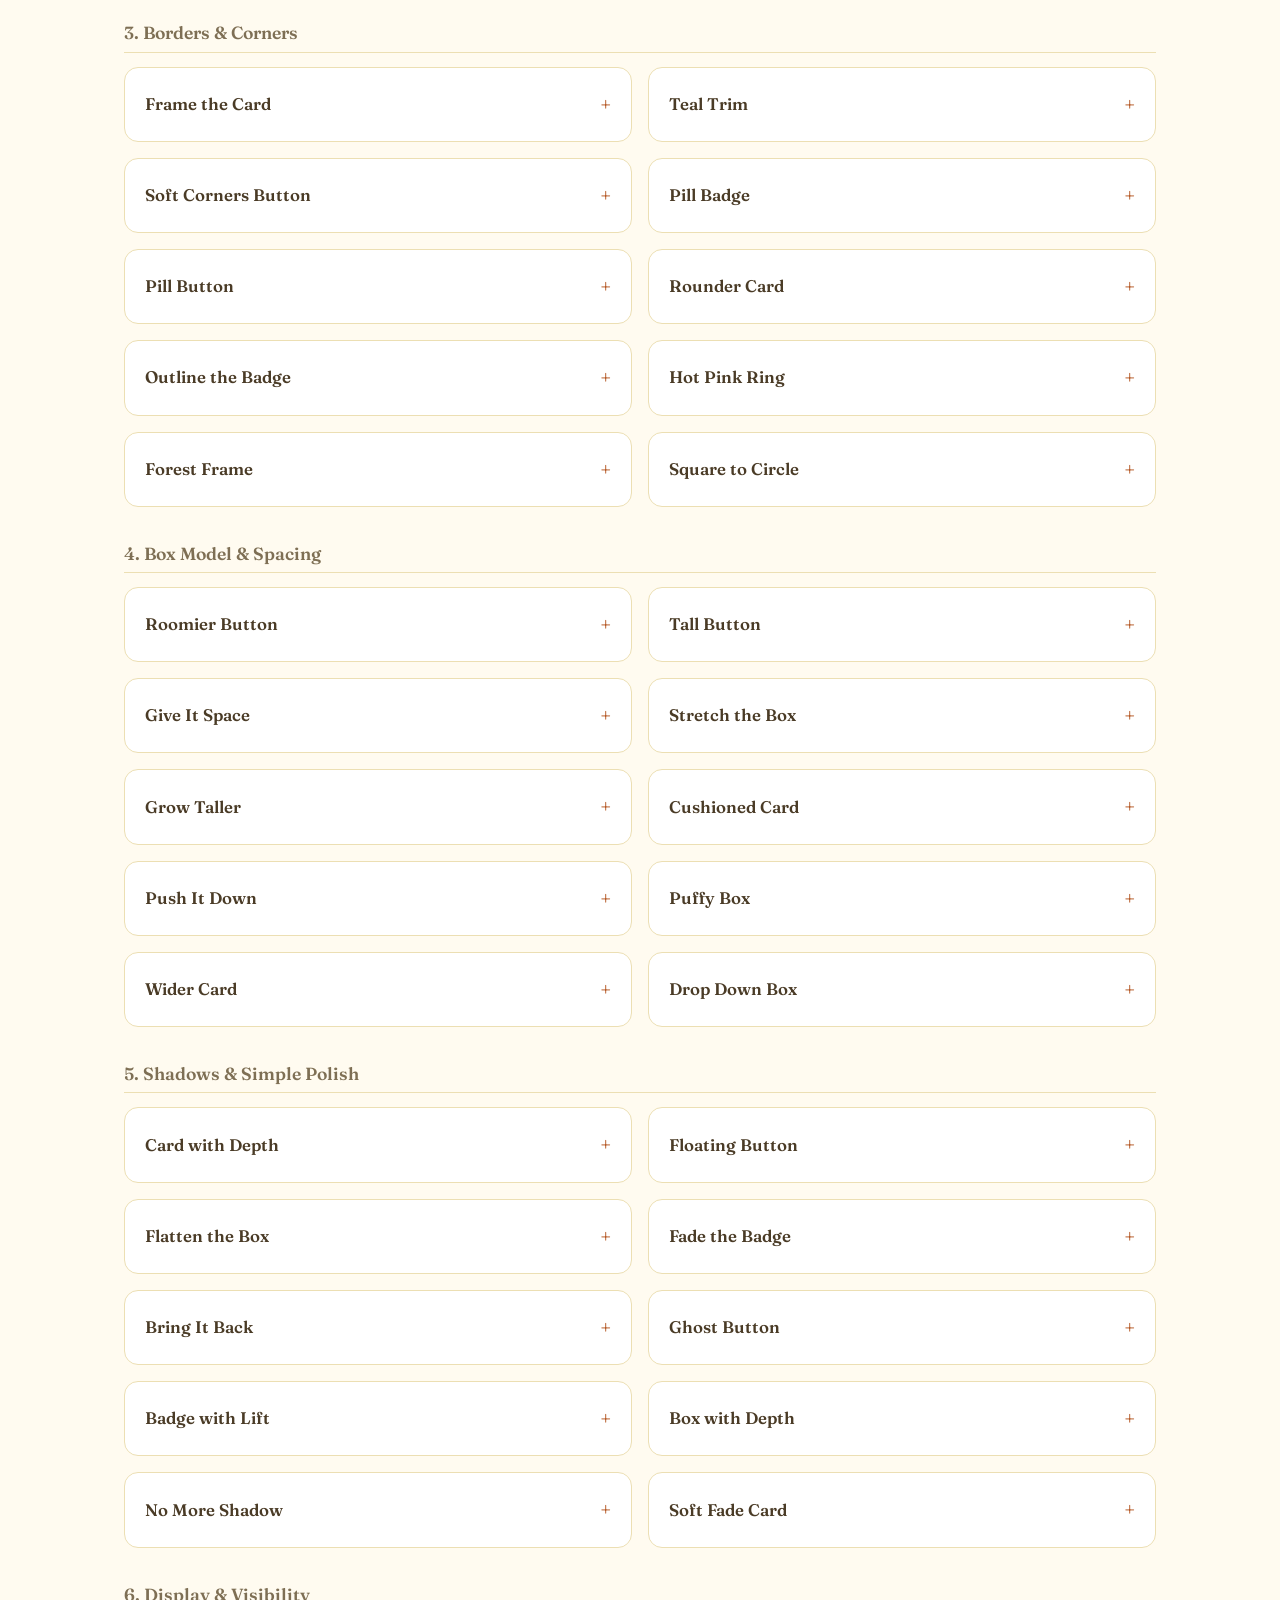
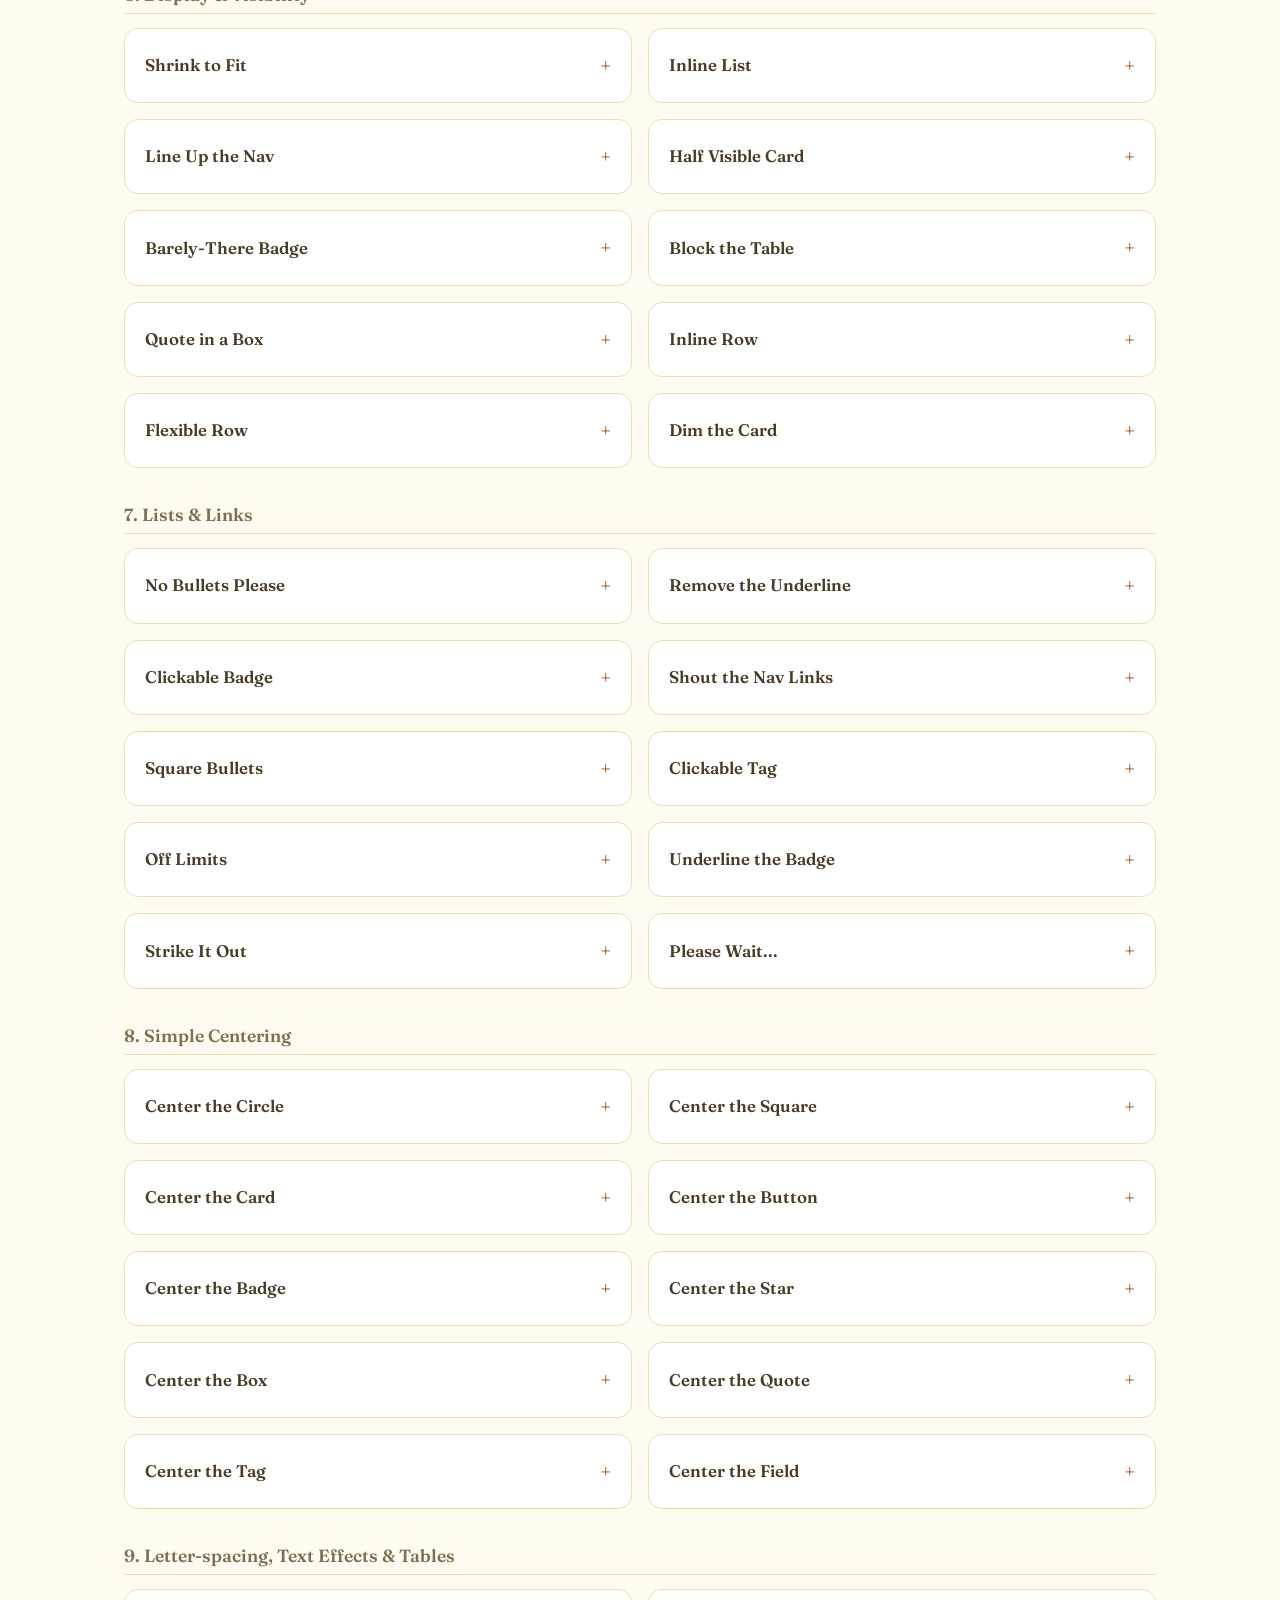
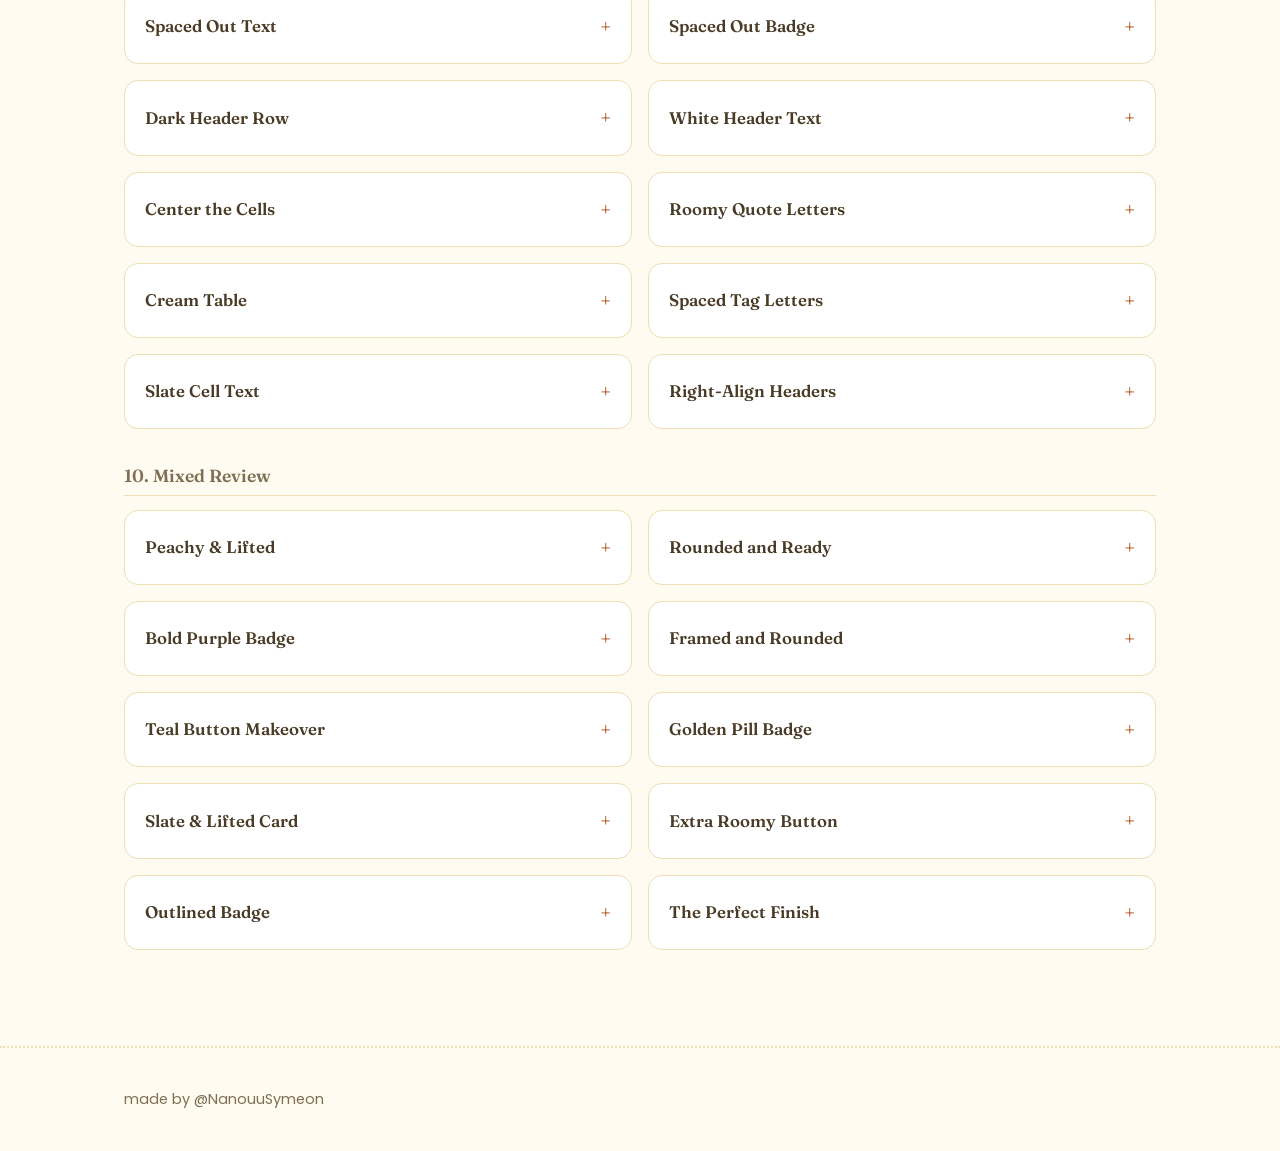
<file: playground.html>
<!doctype html>
<html lang="en">
<head>
<meta charset="utf-8">
<script>
  (function () {
    try {
      if (localStorage.getItem("cssArcadeTheme") === "dark") {
        document.documentElement.setAttribute("data-theme", "dark");
      }
    } catch (e) {}
  })();
</script>
<meta name="viewport" content="width=device-width, initial-scale=1">
<title>Playground — CSS Arcade</title>
<meta name="description" content="Small, fun, self-checking CSS challenges — edit live CSS and watch the preview update instantly.">
<link rel="preconnect" href="https://fonts.googleapis.com">
<link rel="preconnect" href="https://fonts.gstatic.com" crossorigin>
<link href="https://fonts.googleapis.com/css2?family=Fraunces:wght@500;600;700&family=Poppins:wght@400;500;600;700&display=swap" rel="stylesheet">
<link rel="stylesheet" href="css/style.css">
</head>
<body>

<button type="button" class="theme-toggle" id="themeToggle" aria-label="Toggle dark mode" aria-pressed="false">
  <svg class="bulb-icon" width="34" height="44" viewBox="0 0 40 52" aria-hidden="true">
    <circle class="bulb-glass" cx="20" cy="18" r="14"></circle>
    <path class="bulb-filament" d="M14 14 L18 22 L14 26 M26 14 L22 22 L26 26"></path>
    <rect class="bulb-base" x="14" y="30" width="12" height="10" rx="2"></rect>
    <line class="bulb-base-line" x1="14" y1="34" x2="26" y2="34"></line>
    <line class="bulb-base-line" x1="14" y1="37" x2="26" y2="37"></line>
  </svg>
  <span class="pull-string" aria-hidden="true">
    <span class="string-line"></span>
    <span class="string-tab"></span>
  </span>
</button>

<nav class="site-nav">
  <div class="container">
    <a class="brand" href="index.html">
      CSS Arcade
    </a>
    <ul class="nav-links">
      <li><a href="index.html">Home</a></li>
      <li><a href="learn.html">Learn</a></li>
      <li><a href="playground.html" class="active">Playground</a></li>
      <li><a href="blueprint.html">Blueprint</a></li>
      <li><a href="newspaper.html">Newspaper</a></li>
    </ul>
    <button class="nav-toggle" aria-label="Toggle menu"><svg width="20" height="20" viewBox="0 0 24 24" fill="none" stroke="currentColor" stroke-width="2.2" stroke-linecap="round" aria-hidden="true"><line x1="3" y1="6" x2="21" y2="6"></line><line x1="3" y1="12" x2="21" y2="12"></line><line x1="3" y1="18" x2="21" y2="18"></line></svg></button>
  </div>
</nav>

<header class="section" style="padding-bottom:0;">
  <div class="container">
    <span class="eyebrow">300 challenges · 100 per level</span>
    <h1 style="font-size:2.4rem;">Playground</h1>
    <p class="lede" style="max-width:60ch;">
      Small, fun CSS problems grouped into 10 modules per level. Search to find one, click to open it,
      edit the CSS, and watch the live preview — each challenge checks itself, so you'll know the moment you've got it.
    </p>
  </div>
</header>

<section class="section">
  <div class="container">
    <div class="tabs">
      <button class="tab-btn active" data-tab="beginner">Beginner</button>
      <button class="tab-btn" data-tab="intermediate">Intermediate</button>
      <button class="tab-btn" data-tab="advanced">Advanced</button>
    </div>

    <div class="tab-panel active" id="beginner">
      <div class="lessons-toolbar">
        <input type="search" class="lesson-search" id="beginnerChallengeSearch" placeholder="Search 100 beginner challenges…" aria-label="Search beginner challenges">
        <span class="lesson-count" id="beginnerChallengeCount">100 tasks</span>
      </div>
      <div class="module-nav" id="beginnerChallengeModuleNav" aria-label="Jump to module"></div>
      <div id="beginnerChallengeList"></div>
    </div>

    <div class="tab-panel" id="intermediate">
      <div class="lessons-toolbar">
        <input type="search" class="lesson-search" id="intermediateChallengeSearch" placeholder="Search 100 intermediate challenges…" aria-label="Search intermediate challenges">
        <span class="lesson-count" id="intermediateChallengeCount">100 tasks</span>
      </div>
      <div class="module-nav" id="intermediateChallengeModuleNav" aria-label="Jump to module"></div>
      <div id="intermediateChallengeList"></div>
    </div>

    <div class="tab-panel" id="advanced">
      <div class="lessons-toolbar">
        <input type="search" class="lesson-search" id="advancedChallengeSearch" placeholder="Search 100 advanced challenges…" aria-label="Search advanced challenges">
        <span class="lesson-count" id="advancedChallengeCount">100 tasks</span>
      </div>
      <div class="module-nav" id="advancedChallengeModuleNav" aria-label="Jump to module"></div>
      <div id="advancedChallengeList"></div>
    </div>
  </div>
</section>

<footer class="site-footer">
  <div class="container">
    <span>made by @NanouuSymeon</span>
  </div>
</footer>

<script src="js/stages.js"></script>
<script src="js/rules-engine.js"></script>
<script src="js/challenges-beginner.js"></script>
<script src="js/challenges-intermediate.js"></script>
<script src="js/challenges-advanced.js"></script>
<script src="js/playground.js"></script>
<script src="js/main.js"></script>
<script src="js/theme-toggle.js"></script>
</body>
</html>
</file>
<file: css/style.css>
/* ==========================================================================
   CSS Arcade — shared theme
   Butter yellow, cream, warm ink. Simple, minimal, soft edges.
   ========================================================================== */

:root {
  --butter: #f3d98b;
  --butter-soft: #fbf0d3;
  --butter-deep: #e8c46b;
  --cream: #fffbf0;
  --paper: #fffdf7;
  --ink: #4a3b26;
  --ink-soft: #7e6f54;
  --ink-faint: #b6a97e;
  --accent: #b55926;
  --accent-soft: #f0b87f;
  --border: #ecdfb3;
  --card: #ffffff;
  --success: #7a9a6a;
  --on-butter: #4a3b26;
  --on-butter-soft: #7e6f54;
  --hero-glow: #fbf0d3;
  --nav-bg: rgba(255, 251, 240, 0.9);
  --radius-s: 8px;
  --radius-m: 14px;
  --radius-l: 22px;
  --shadow: 0 1px 2px rgba(181, 89, 38, 0.05), 0 10px 26px rgba(181, 89, 38, 0.10);
  --shadow-hover: 0 2px 6px rgba(181, 89, 38, 0.08), 0 18px 38px rgba(181, 89, 38, 0.16);
  --ease-bounce: cubic-bezier(0.34, 1.56, 0.64, 1);
  --serif: "Fraunces", Georgia, "Iowan Old Style", serif;
  --sans: "Poppins", -apple-system, BlinkMacSystemFont, "Segoe UI", sans-serif;
  --mono: "JetBrains Mono", "SFMono-Regular", Consolas, monospace;
  color-scheme: light;
}

[data-theme="dark"] {
  --cream: #1a1512;
  --paper: #1f1911;
  --ink: #f3e6c4;
  --ink-soft: #c9b98f;
  --ink-faint: #8f8161;
  --accent: #e08a4f;
  --border: #453824;
  --card: #2b2318;
  --success: #8fae7c;
  --hero-glow: #3a2c18;
  --nav-bg: rgba(26, 21, 18, 0.88);
  --shadow: 0 1px 2px rgba(0, 0, 0, 0.35), 0 10px 26px rgba(0, 0, 0, 0.3);
  --shadow-hover: 0 2px 6px rgba(0, 0, 0, 0.4), 0 16px 36px rgba(0, 0, 0, 0.38);
  color-scheme: dark;
}

* {
  box-sizing: border-box;
}

html {
  scroll-behavior: smooth;
}

body {
  margin: 0;
  background: var(--cream);
  color: var(--ink);
  transition: background-color 0.3s ease, color 0.3s ease;
  font-family: var(--sans);
  line-height: 1.6;
  -webkit-font-smoothing: antialiased;
}

img {
  max-width: 100%;
  display: block;
}

a {
  color: var(--accent);
  text-decoration: none;
}

a:hover {
  text-decoration: underline;
}

h1, h2, h3, h4 {
  font-family: var(--serif);
  font-weight: 600;
  line-height: 1.2;
  margin: 0 0 0.5em;
  color: var(--ink);
}

p {
  margin: 0 0 1em;
}

.container {
  max-width: 1080px;
  margin: 0 auto;
  padding: 0 24px;
}

/* ---------- Nav ---------- */

.site-nav {
  position: sticky;
  top: 0;
  z-index: 50;
  background: var(--nav-bg);
  backdrop-filter: blur(8px);
  border-bottom: 1px solid var(--border);
  transition: background-color 0.3s ease, border-color 0.3s ease;
}

.site-nav .container {
  display: flex;
  align-items: center;
  justify-content: space-between;
  padding-top: 14px;
  padding-bottom: 14px;
}

.brand {
  display: flex;
  align-items: center;
  gap: 8px;
  font-family: var(--serif);
  font-weight: 700;
  font-size: 1.25rem;
  color: var(--ink);
}

.brand:hover {
  text-decoration: none;
}

.nav-links {
  display: flex;
  gap: 6px;
  list-style: none;
  margin: 0;
  padding: 0;
}

.nav-links a {
  color: var(--ink-soft);
  padding: 8px 14px;
  border-radius: 999px;
  font-size: 0.94rem;
  font-weight: 500;
  transition: background 0.15s ease, color 0.15s ease;
}

.nav-links a:hover {
  background: var(--butter-soft);
  color: var(--on-butter);
  text-decoration: none;
}

.nav-links a.active {
  background: var(--butter);
  color: var(--on-butter);
}

.nav-toggle {
  display: none;
  align-items: center;
  justify-content: center;
  background: none;
  border: 1px solid var(--border);
  border-radius: var(--radius-s);
  padding: 8px;
  color: var(--ink);
  cursor: pointer;
}

/* ---------- Theme toggle (pull-cord lamp) ---------- */

.theme-toggle {
  position: fixed;
  top: 58px;
  left: 16px;
  z-index: 40;
  display: flex;
  flex-direction: column;
  align-items: center;
  background: none;
  border: none;
  padding: 4px 6px;
  margin: 0;
  cursor: pointer;
  -webkit-tap-highlight-color: transparent;
}

.bulb-icon {
  display: block;
}

.bulb-glass {
  fill: var(--card);
  stroke: var(--ink-faint);
  stroke-width: 2;
  transition: fill 0.35s ease, stroke 0.35s ease, filter 0.35s ease;
}

.bulb-filament {
  fill: none;
  stroke: var(--ink-faint);
  stroke-width: 1.5;
  stroke-linecap: round;
  transition: stroke 0.35s ease;
}

.bulb-base {
  fill: var(--border);
  transition: fill 0.35s ease;
}

.bulb-base-line {
  stroke: var(--card);
  stroke-width: 1;
  transition: stroke 0.35s ease;
}

.theme-toggle.lit .bulb-glass {
  fill: #ffe9a8;
  stroke: #f3c948;
  filter: drop-shadow(0 0 8px rgba(255, 213, 110, 0.85)) drop-shadow(0 0 20px rgba(255, 213, 110, 0.55));
}

.theme-toggle.lit .bulb-filament {
  stroke: #b5760a;
}

.theme-toggle.lit .bulb-base {
  fill: var(--butter-deep);
}

.pull-string {
  display: block;
  margin-top: -2px;
}

.string-line {
  display: block;
  width: 2px;
  height: 26px;
  margin: 0 auto;
  background: var(--ink-faint);
  transition: background-color 0.35s ease;
}

.string-tab {
  display: block;
  width: 11px;
  height: 11px;
  margin: 2px auto 0;
  border-radius: 50%;
  background: var(--ink-faint);
  transition: background-color 0.35s ease, transform 0.2s ease;
}

.theme-toggle:hover .string-tab {
  transform: scale(1.15);
}

.theme-toggle.pulling .pull-string {
  animation: pull-string 0.5s cubic-bezier(0.34, 1.2, 0.4, 1);
}

@keyframes pull-string {
  0% { transform: translateY(0); }
  35% { transform: translateY(18px); }
  60% { transform: translateY(6px); }
  80% { transform: translateY(11px); }
  100% { transform: translateY(0); }
}

@media (prefers-reduced-motion: reduce) {
  .theme-toggle.pulling .pull-string {
    animation: none;
  }
}

@media (max-width: 620px) {
  .theme-toggle {
    top: 50px;
    left: 8px;
    transform: scale(0.8);
    transform-origin: top left;
  }

  .string-line {
    height: 14px;
  }
}

/* ---------- Buttons ---------- */

.btn {
  display: inline-flex;
  align-items: center;
  gap: 8px;
  padding: 13px 28px;
  border-radius: 999px;
  font-weight: 700;
  font-size: 0.95rem;
  border: 1px solid transparent;
  cursor: pointer;
  transition: transform 0.25s var(--ease-bounce), box-shadow 0.2s ease, background 0.15s ease;
}

.btn:hover {
  text-decoration: none;
}

.btn:active {
  transform: translateY(1px) scale(0.98);
}

.btn-primary {
  background: var(--accent);
  color: #fff;
  box-shadow: inset 0 1px 0 rgba(255, 255, 255, 0.25), var(--shadow);
}

.btn-primary:hover {
  background: #93481f;
  box-shadow: inset 0 1px 0 rgba(255, 255, 255, 0.25), var(--shadow-hover);
  transform: translateY(-2px);
}

.btn-soft {
  background: var(--butter);
  color: var(--on-butter);
  box-shadow: inset 0 1px 0 rgba(255, 255, 255, 0.4);
}

.btn-soft:hover {
  background: var(--butter-deep);
  transform: translateY(-2px);
}

.btn-ghost {
  background: transparent;
  border-color: var(--border);
  color: var(--ink);
}

.btn-ghost:hover {
  background: var(--paper);
  border-color: var(--ink-faint);
  transform: translateY(-2px);
}

/* ---------- Hero ---------- */

.hero {
  position: relative;
  overflow: hidden;
  padding: 88px 0 40px;
  background: linear-gradient(160deg, var(--cream) 0%, var(--hero-glow) 55%, var(--cream) 100%);
}

.hero-doodle {
  position: absolute;
  z-index: 0;
  pointer-events: none;
  font-family: "Kalam", cursive;
  font-weight: 700;
  line-height: 1.15;
  white-space: nowrap;
  color: var(--accent);
}

.hero-doodle svg {
  display: block;
}

.doodle-braces {
  top: 110px;
  left: 1.5%;
  font-size: 2.6rem;
  color: var(--accent-soft);
  opacity: 0.65;
  transform: rotate(-8deg);
}

.doodle-fun {
  bottom: 70px;
  left: 1%;
  font-size: 1.5rem;
  opacity: 0.8;
  transform: rotate(3deg);
  text-align: center;
}

.doodle-fun svg {
  margin: 2px auto 0;
}

.doodle-flex {
  top: 20px;
  right: 2%;
  font-size: 1.4rem;
  color: var(--ink-soft);
  opacity: 0.7;
  transform: rotate(-5deg);
  text-align: right;
}

.doodle-flex svg {
  margin-left: auto;
}

.doodle-sketch {
  bottom: 74px;
  right: 2.5%;
  font-size: 1.3rem;
  opacity: 0.75;
  transform: rotate(6deg);
  display: flex;
  align-items: center;
  gap: 6px;
}

@media (max-width: 1100px) {
  .hero-doodle {
    display: none;
  }
}

.hero .container {
  position: relative;
  z-index: 1;
  display: grid;
  grid-template-columns: 1.1fr 0.9fr;
  gap: 48px;
  align-items: center;
}

.wave-divider {
  display: block;
  width: 100%;
  height: 44px;
  position: relative;
  z-index: 1;
}

.eyebrow {
  display: inline-block;
  background: var(--butter-soft);
  border: 1px solid var(--butter-deep);
  color: var(--on-butter);
  font-size: 0.8rem;
  font-weight: 600;
  letter-spacing: 0.03em;
  padding: 5px 12px;
  border-radius: 999px;
  margin-bottom: 18px;
}

.hero h1 {
  font-size: 3rem;
  margin-bottom: 0.35em;
}

.hero .lede {
  font-size: 1.15rem;
  color: var(--ink-soft);
  max-width: 46ch;
}

.hero-actions {
  display: flex;
  gap: 12px;
  margin-top: 28px;
  flex-wrap: wrap;
}

.hero-card {
  background: var(--card);
  border: 1px solid var(--border);
  border-radius: var(--radius-l);
  box-shadow: var(--shadow);
  padding: 20px;
}

.hero-card .code-window {
  border-radius: var(--radius-m);
  background: #2f2a1e;
  overflow: hidden;
}

.code-window .dots {
  display: flex;
  gap: 6px;
  padding: 10px 12px;
}

.code-window .dots span {
  width: 10px;
  height: 10px;
  border-radius: 50%;
  background: #574c34;
}

.code-window pre {
  margin: 0;
  padding: 0 18px 20px;
  color: #f3e6c4;
  font-family: var(--mono);
  font-size: 0.85rem;
  line-height: 1.7;
  overflow-x: auto;
}

.code-window .tok-sel { color: #f0b87f; }
.code-window .tok-prop { color: #9fd0a5; }
.code-window .tok-val { color: #f3d98b; }
.code-window .tok-punct { color: #8a7a5c; }

/* ---------- Section headers ---------- */

.section {
  padding: 56px 0;
}

.section-head {
  max-width: 60ch;
  margin-bottom: 36px;
}

.section-head .eyebrow {
  margin-bottom: 12px;
}

.section-head h2 {
  font-size: 2rem;
}

.section-head p {
  color: var(--ink-soft);
}

.section-alt {
  background: var(--butter-soft);
  color: var(--on-butter);
  border-top: 2px dotted var(--butter-deep);
  border-bottom: 2px dotted var(--butter-deep);
}

.section-alt h2 {
  color: var(--on-butter);
}

/* ---------- Cards / grids ---------- */

.grid {
  display: grid;
  gap: 20px;
}

.grid-3 {
  grid-template-columns: repeat(3, 1fr);
}

.grid-2 {
  grid-template-columns: repeat(2, 1fr);
}

.card {
  background: var(--card);
  border: 1px solid var(--border);
  border-radius: var(--radius-m);
  padding: 24px;
  box-shadow: var(--shadow);
  transition: transform 0.3s var(--ease-bounce), box-shadow 0.2s ease;
}

.card:hover {
  transform: translateY(-4px);
  box-shadow: var(--shadow-hover);
}

.card-link {
  display: block;
  color: inherit;
}

.card-link:hover {
  text-decoration: none;
  border-color: var(--accent-soft);
}

.card-link h3,
.card-link p {
  color: inherit;
}

.card-link h3 {
  color: var(--ink);
}

.card-link p {
  color: var(--ink-soft);
  margin-bottom: 0;
}

.card .icon {
  width: 48px;
  height: 48px;
  border-radius: 50%;
  background: linear-gradient(145deg, var(--butter-soft), var(--accent-soft));
  border: 1.5px dashed var(--butter-deep);
  display: flex;
  align-items: center;
  justify-content: center;
  color: var(--on-butter);
  margin-bottom: 16px;
  transition: transform 0.3s var(--ease-bounce);
}

.card-link:hover .icon {
  transform: rotate(-8deg) scale(1.08);
}

.card h3 {
  font-size: 1.15rem;
  margin-bottom: 6px;
}

.card p {
  color: var(--ink-soft);
  font-size: 0.95rem;
  margin-bottom: 0;
}

/* ---------- Footer ---------- */

.site-footer {
  border-top: 2px dotted var(--border);
  padding: 40px 0;
  margin-top: 40px;
}

.site-footer .container {
  display: flex;
  justify-content: space-between;
  align-items: center;
  flex-wrap: wrap;
  gap: 16px;
  color: var(--ink-soft);
  font-size: 0.9rem;
}

.footer-links {
  display: flex;
  gap: 18px;
  list-style: none;
  padding: 0;
  margin: 0;
}

.footer-links a {
  color: var(--ink-soft);
}

/* ---------- Tabs (Learn page) ---------- */

.tabs {
  display: flex;
  gap: 8px;
  border-bottom: 1px solid var(--border);
  margin-bottom: 32px;
  flex-wrap: wrap;
}

.tab-btn {
  background: none;
  border: none;
  padding: 12px 18px;
  font-family: var(--serif);
  font-size: 1.05rem;
  color: var(--ink-soft);
  cursor: pointer;
  border-bottom: 3px solid transparent;
  margin-bottom: -1px;
}

.tab-btn:hover {
  color: var(--ink);
}

.tab-btn.active {
  color: var(--ink);
  border-bottom-color: var(--accent);
  font-weight: 600;
}

.tab-panel {
  display: none;
}

.tab-panel.active {
  display: block;
  animation: fadeIn 0.25s ease;
}

@keyframes fadeIn {
  from { opacity: 0; transform: translateY(4px); }
  to { opacity: 1; transform: translateY(0); }
}

.lessons-toolbar {
  display: flex;
  align-items: center;
  justify-content: space-between;
  gap: 16px;
  margin-bottom: 24px;
  flex-wrap: wrap;
}

.lesson-search {
  flex: 1;
  min-width: 220px;
  max-width: 420px;
  padding: 10px 16px;
  border-radius: 999px;
  border: 1px solid var(--border);
  background: var(--card);
  font-family: var(--sans);
  font-size: 0.92rem;
  color: var(--ink);
}

.lesson-search:focus {
  outline: none;
  border-color: var(--accent-soft);
  box-shadow: 0 0 0 3px rgba(217, 125, 74, 0.15);
}

.lesson-count {
  font-size: 0.85rem;
  font-weight: 600;
  color: var(--ink-soft);
  white-space: nowrap;
}

.module-heading {
  font-size: 1.1rem;
  margin: 36px 0 14px;
  padding-bottom: 8px;
  border-bottom: 1px solid var(--border);
  color: var(--ink-soft);
  scroll-margin-top: 90px;
}

.module-heading:first-child {
  margin-top: 0;
}

.no-results {
  color: var(--ink-soft);
  padding: 40px 0;
  text-align: center;
}

.module-nav {
  display: flex;
  flex-wrap: wrap;
  gap: 6px;
  margin-bottom: 24px;
}

.module-nav:empty {
  display: none;
  margin-bottom: 0;
}

.module-chip {
  width: 30px;
  height: 30px;
  border-radius: 50%;
  border: 1px solid var(--border);
  background: var(--card);
  color: var(--ink-soft);
  font-family: var(--sans);
  font-size: 0.8rem;
  font-weight: 600;
  cursor: pointer;
  transition: background 0.15s ease, color 0.15s ease, border-color 0.15s ease;
}

.module-chip:hover {
  border-color: var(--accent-soft);
  color: var(--on-butter);
  background: var(--butter-soft);
}

.topic-row {
  display: grid;
  grid-template-columns: repeat(2, 1fr);
  align-items: start;
  gap: 16px;
}

.topic-card {
  background: var(--card);
  border: 1px solid var(--border);
  border-radius: var(--radius-m);
  padding: 20px;
}

.topic-card summary {
  cursor: pointer;
  font-family: var(--serif);
  font-weight: 600;
  font-size: 1.05rem;
  display: flex;
  align-items: center;
  justify-content: space-between;
}

.topic-card summary::-webkit-details-marker {
  display: none;
}

.topic-card summary::after {
  content: "+";
  color: var(--accent);
  font-size: 1.3rem;
  font-weight: 400;
}

.topic-card[open] summary::after {
  content: "\2212";
}

.topic-card .topic-body {
  margin-top: 14px;
  color: var(--ink-soft);
  font-size: 0.95rem;
}

.topic-card pre {
  background: #2f2a1e;
  color: #f3e6c4;
  border-radius: var(--radius-s);
  padding: 14px 16px;
  font-family: var(--mono);
  font-size: 0.82rem;
  overflow-x: auto;
  margin: 10px 0 0;
}

/* ---------- Playground ---------- */

.challenge-card .topic-body {
  margin-top: 16px;
}

.challenge-brief {
  color: var(--ink-soft);
  margin-bottom: 20px;
}

.editor-preview {
  display: grid;
  grid-template-columns: 1fr 1fr;
  gap: 16px;
}

.pane-label {
  font-size: 0.78rem;
  font-weight: 700;
  text-transform: uppercase;
  letter-spacing: 0.04em;
  color: var(--ink-soft);
  margin-bottom: 8px;
}

textarea.css-editor {
  width: 100%;
  height: 220px;
  resize: vertical;
  background: #2f2a1e;
  color: #f3e6c4;
  font-family: var(--mono);
  font-size: 0.85rem;
  line-height: 1.6;
  border: none;
  border-radius: var(--radius-m);
  padding: 16px;
}

textarea.css-editor:focus {
  outline: 2px solid var(--accent-soft);
  outline-offset: 2px;
}

.preview-frame {
  height: 220px;
  border: 1px dashed var(--border);
  border-radius: var(--radius-m);
  background: var(--paper);
  overflow: hidden;
}

.preview-frame iframe {
  width: 100%;
  height: 100%;
  border: none;
}

.challenge-actions {
  display: flex;
  justify-content: space-between;
  align-items: center;
  margin-top: 18px;
  gap: 12px;
  flex-wrap: wrap;
}

.hint-box {
  margin-top: 14px;
  background: var(--butter-soft);
  color: var(--on-butter-soft);
  border: 1px solid var(--border);
  border-radius: var(--radius-s);
  padding: 12px 16px;
  font-size: 0.88rem;
  display: none;
}

.hint-box.show {
  display: block;
}

/* ---------- Newspaper ---------- */

.newspaper {
  background: var(--paper);
}

.masthead {
  text-align: center;
  padding: 40px 0 20px;
  border-bottom: 4px double var(--ink);
}

.issue-line {
  display: flex;
  justify-content: space-between;
  font-size: 0.78rem;
  text-transform: uppercase;
  letter-spacing: 0.08em;
  color: var(--ink-soft);
  border-top: 2px dotted var(--border);
  border-bottom: 2px dotted var(--border);
  padding: 8px 0;
  margin-bottom: 24px;
}

.masthead h1 {
  font-size: 3.4rem;
  letter-spacing: -0.01em;
  margin-bottom: 4px;
}

.masthead .tagline {
  font-style: italic;
  color: var(--ink-soft);
  margin: 0;
}

.news-layout {
  display: grid;
  grid-template-columns: 2fr 1fr;
  gap: 40px;
  padding: 40px 0;
}

.news-main article {
  border-bottom: 1px solid var(--border);
  padding-bottom: 28px;
  margin-bottom: 28px;
}

.news-main article:last-child {
  border-bottom: none;
}

.news-kicker {
  font-size: 0.75rem;
  font-weight: 700;
  text-transform: uppercase;
  letter-spacing: 0.06em;
  color: var(--accent);
  margin-bottom: 6px;
  display: block;
}

.news-main h2 {
  font-size: 1.6rem;
  margin-bottom: 8px;
}

.news-byline {
  font-size: 0.8rem;
  color: var(--ink-soft);
  margin-bottom: 12px;
}

.news-main p {
  columns: 1;
  color: var(--ink);
}

.news-main .drop-cap::first-letter {
  font-family: var(--serif);
  font-size: 3.2rem;
  float: left;
  line-height: 0.8;
  padding: 6px 8px 0 0;
  color: var(--accent);
}

.article-figure {
  margin: 24px 0;
  padding: 18px;
  background: var(--paper);
  border: 1px solid var(--border);
  border-radius: var(--radius-m);
}

.article-figure svg {
  display: block;
  width: 100%;
  height: auto;
}

.article-figure figcaption {
  margin-top: 10px;
  font-size: 0.82rem;
  font-style: italic;
  color: var(--ink-soft);
  text-align: center;
}

.sidebar-box {
  background: var(--butter-soft);
  color: var(--on-butter);
  border: 1px solid var(--border);
  border-radius: var(--radius-m);
  padding: 20px;
  margin-bottom: 24px;
}

.sidebar-box h3 {
  font-size: 1.05rem;
  color: var(--on-butter);
  border-bottom: 2px solid var(--on-butter);
  padding-bottom: 8px;
  margin-bottom: 12px;
}

.sidebar-box ul {
  padding-left: 18px;
  margin: 0;
  font-size: 0.9rem;
  color: var(--on-butter-soft);
}

.sidebar-box li {
  margin-bottom: 8px;
}

.tip-of-month {
  background: #2f2a1e;
  color: #f3e6c4;
  border-radius: var(--radius-m);
  padding: 20px;
}

.tip-of-month h3 {
  color: var(--butter);
  margin-bottom: 8px;
}

.tip-of-month code, .tip-of-month pre {
  font-family: var(--mono);
  font-size: 0.85rem;
}

.tip-of-month pre {
  overflow-x: auto;
  white-space: pre-wrap;
}

.issue-detail {
  scroll-margin-top: 90px;
}

.issue-picker-head {
  margin-bottom: 8px;
}

.issue-picker-head h2 {
  font-size: 1.6rem;
  margin-bottom: 4px;
}

.issue-picker-head p {
  color: var(--ink-soft);
}

.archive-strip {
  display: flex;
  gap: 12px;
  overflow-x: auto;
  padding: 4px 0 28px;
}

.archive-pill {
  flex: 0 0 auto;
  background: var(--card);
  border: 1px solid var(--border);
  border-radius: 999px;
  padding: 8px 16px;
  font-size: 0.85rem;
  font-family: inherit;
  color: var(--ink-soft);
  white-space: nowrap;
  cursor: pointer;
  transition: background 0.15s ease, color 0.15s ease, border-color 0.15s ease;
}

.archive-pill:hover {
  border-color: var(--accent-soft);
  color: var(--ink);
}

.archive-pill.current {
  background: var(--butter);
  color: var(--on-butter);
  font-weight: 600;
}

.back-to-issues {
  display: inline-flex;
  align-items: center;
  gap: 6px;
  background: none;
  border: none;
  padding: 0;
  margin-bottom: 20px;
  color: var(--accent);
  font-family: inherit;
  font-size: 0.9rem;
  font-weight: 600;
  cursor: pointer;
}

.back-to-issues:hover {
  text-decoration: underline;
}

/* ---------- Blueprint ---------- */

.blueprint-layout {
  display: grid;
  grid-template-columns: 1fr 380px;
  grid-template-areas:
    "toolbar toolbar"
    "canvas  output";
  gap: 20px;
}

.blueprint-toolbar {
  grid-area: toolbar;
  display: flex;
  flex-wrap: wrap;
  align-items: center;
  justify-content: space-between;
  gap: 16px;
  background: var(--card);
  border: 1px solid var(--border);
  border-radius: var(--radius-m);
  padding: 14px 18px;
  box-shadow: var(--shadow);
}

.tool-group {
  display: flex;
  align-items: center;
  gap: 8px;
  flex-wrap: wrap;
}

.tool-btn {
  display: inline-flex;
  align-items: center;
  gap: 6px;
  background: var(--paper);
  border: 1px solid var(--border);
  border-radius: 999px;
  padding: 8px 14px;
  font-family: var(--sans);
  font-size: 0.85rem;
  font-weight: 600;
  color: var(--ink-soft);
  cursor: pointer;
  transition: background 0.15s ease, color 0.15s ease, border-color 0.15s ease;
}

.tool-btn:hover {
  border-color: var(--accent-soft);
  color: var(--ink);
}

.tool-btn.active {
  background: var(--butter);
  border-color: var(--butter-deep);
  color: var(--on-butter);
}

.tool-field {
  display: flex;
  align-items: center;
  gap: 6px;
  font-size: 0.82rem;
  color: var(--ink-soft);
  font-weight: 600;
}

.tool-field input[type="color"] {
  width: 30px;
  height: 30px;
  padding: 0;
  border: 1px solid var(--border);
  border-radius: var(--radius-s);
  background: none;
  cursor: pointer;
}

.tool-field input[type="range"] {
  width: 90px;
}

.blueprint-canvas-wrap {
  grid-area: canvas;
  background: var(--paper);
  border: 1px dashed var(--butter-deep);
  border-radius: var(--radius-m);
  overflow: hidden;
}

.blueprint-canvas {
  display: block;
  width: 100%;
  aspect-ratio: 800 / 480;
  cursor: crosshair;
  touch-action: none;
}

.blueprint-output {
  grid-area: output;
  background: var(--card);
  border: 1px solid var(--border);
  border-radius: var(--radius-m);
  padding: 18px;
  box-shadow: var(--shadow);
  display: flex;
  flex-direction: column;
}

.blueprint-code {
  background: #2f2a1e;
  color: #f3e6c4;
  border-radius: var(--radius-s);
  padding: 14px 16px;
  font-family: var(--mono);
  font-size: 0.78rem;
  line-height: 1.6;
  overflow: auto;
  max-height: 320px;
  margin: 0 0 14px;
  white-space: pre-wrap;
  word-break: break-word;
}

.blueprint-output-actions {
  display: flex;
  gap: 10px;
  flex-wrap: wrap;
}

.blueprint-copied {
  display: inline-block;
  margin-top: 10px;
  font-size: 0.85rem;
  font-weight: 600;
  color: #5c7c4f;
}

@media (max-width: 900px) {
  .blueprint-layout {
    grid-template-columns: 1fr;
    grid-template-areas:
      "toolbar"
      "canvas"
      "output";
  }
}

/* ---------- Utility ---------- */

.center-text { text-align: center; }
.mt-0 { margin-top: 0; }

/* ---------- Accessibility ---------- */

a:focus-visible,
button:focus-visible,
input:focus-visible,
summary:focus-visible,
details > summary:focus-visible {
  outline: 2px solid var(--accent);
  outline-offset: 2px;
  border-radius: var(--radius-s);
}

@media (prefers-reduced-motion: reduce) {
  *,
  *::before,
  *::after {
    animation-duration: 0.001ms !important;
    animation-iteration-count: 1 !important;
    transition-duration: 0.001ms !important;
    scroll-behavior: auto !important;
  }
}

/* ---------- Responsive ---------- */

@media (max-width: 860px) {
  .hero .container {
    grid-template-columns: 1fr;
  }

  .grid-3 {
    grid-template-columns: repeat(2, 1fr);
  }

  .topic-row {
    grid-template-columns: 1fr;
  }

  .news-layout {
    grid-template-columns: 1fr;
  }

  .editor-preview {
    grid-template-columns: 1fr;
  }
}

@media (max-width: 620px) {
  .nav-links {
    display: none;
  }

  .nav-toggle {
    display: inline-flex;
  }

  .site-nav.open .nav-links {
    display: flex;
    flex-direction: column;
    position: absolute;
    top: 100%;
    left: 0;
    right: 0;
    background: var(--cream);
    border-bottom: 1px solid var(--border);
    padding: 12px 24px 18px;
    gap: 4px;
  }

  .hero {
    padding: 48px 0;
  }

  .hero h1 {
    font-size: 2.2rem;
  }

  .grid-3, .grid-2 {
    grid-template-columns: 1fr;
  }

  .masthead h1 {
    font-size: 2.2rem;
  }
}
</file>
